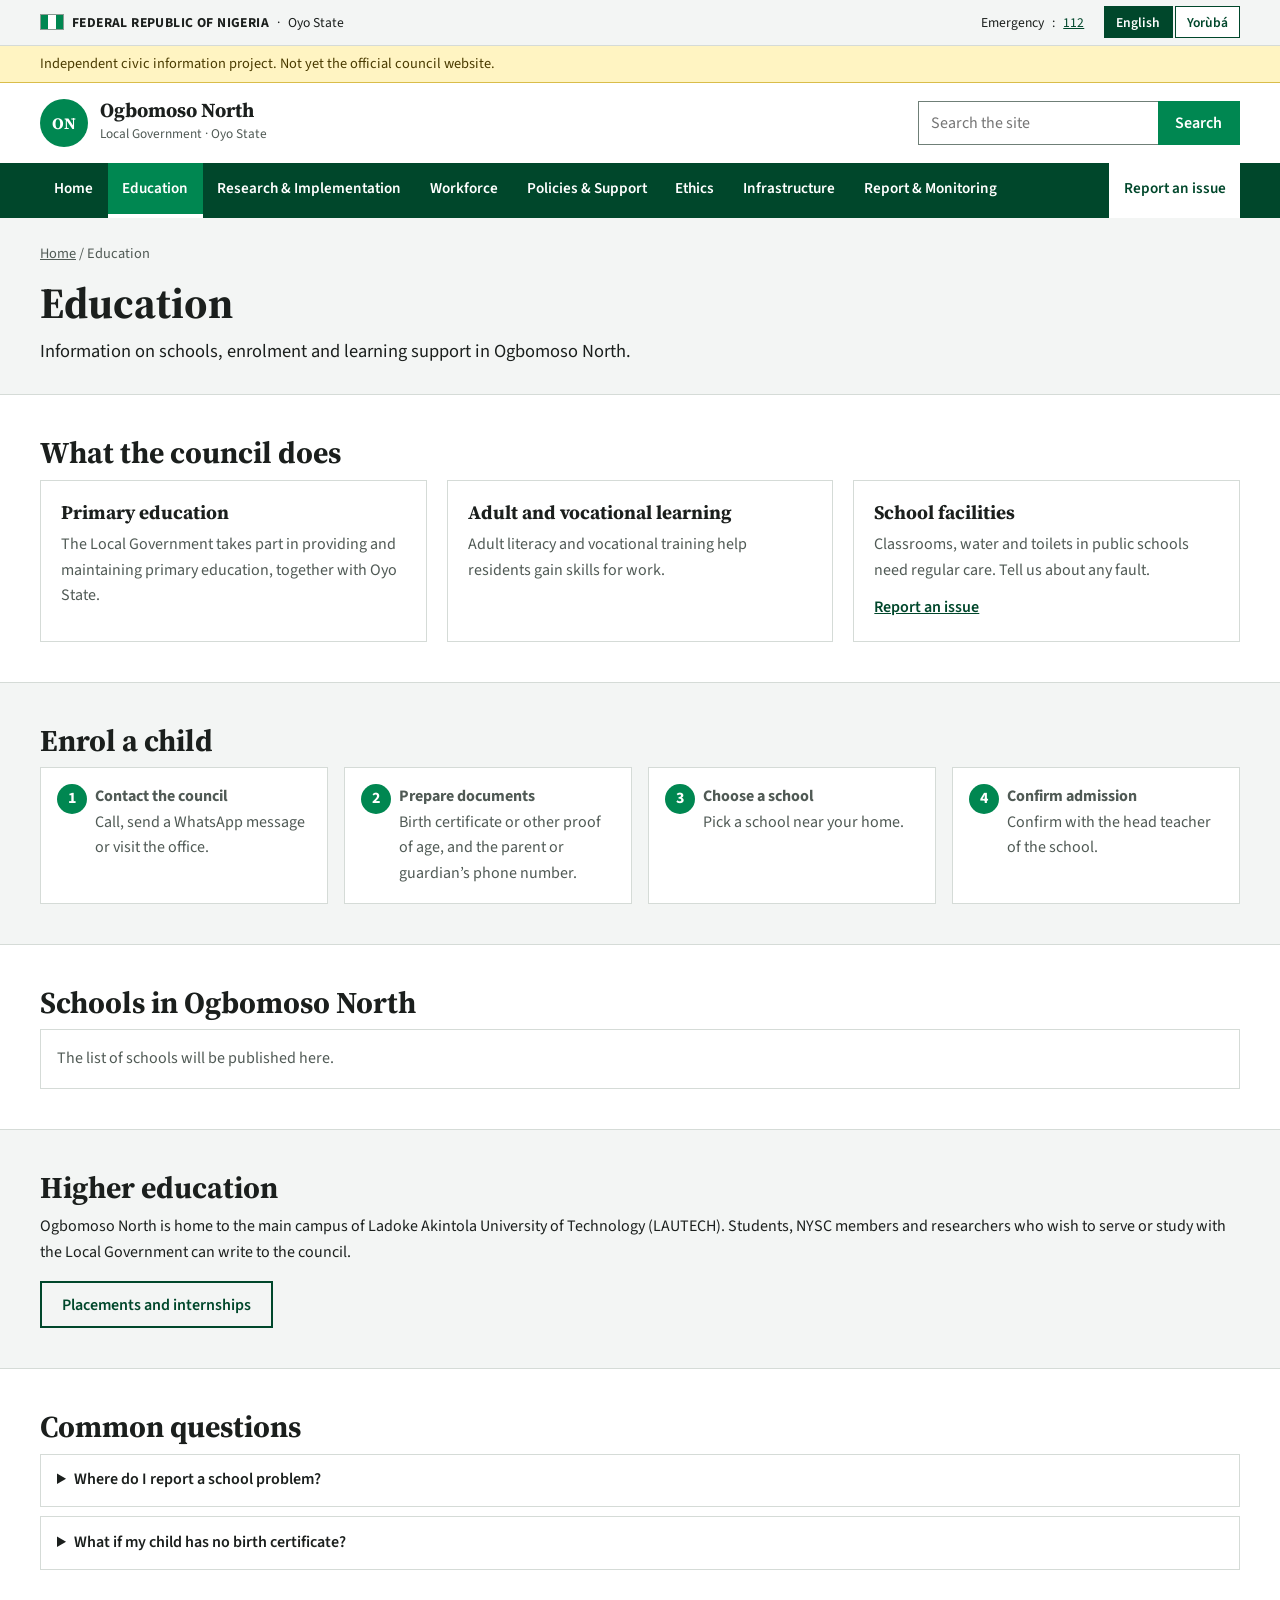
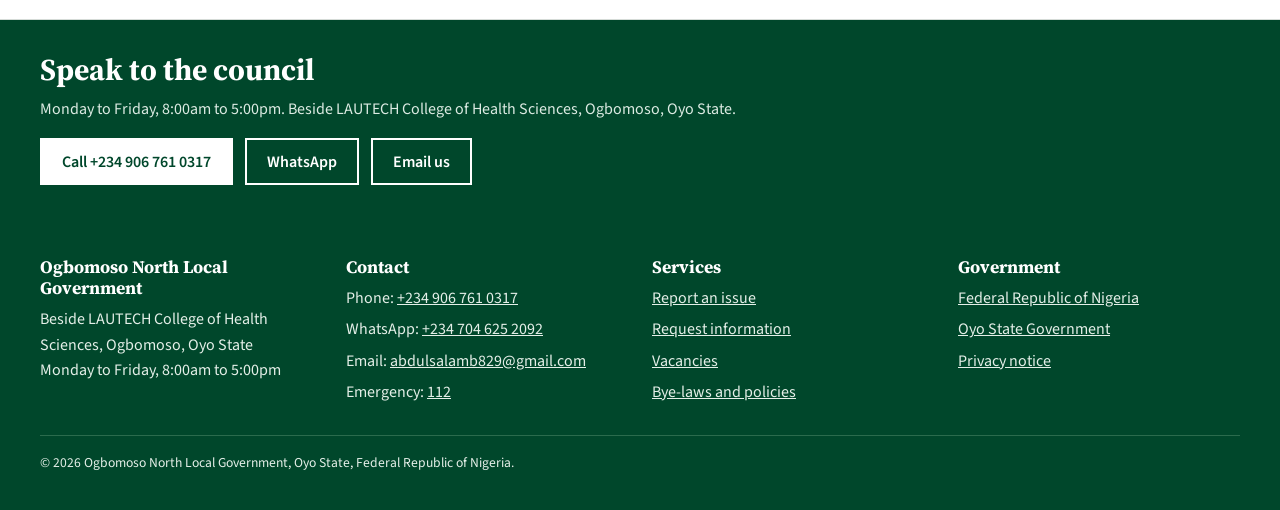
<file: education.html>
<!DOCTYPE html>
<html lang="en">
<head>
  <meta charset="utf-8">
  <meta name="viewport" content="width=device-width, initial-scale=1">
  <title>Education | Ogbomoso North Local Government</title>
  <meta name="description" content="Schools, enrolment and learning support in Ogbomoso North.">
  <meta name="theme-color" content="#00472b">
  <link rel="icon" href="assets/img/favicon.svg" type="image/svg+xml">
  <link rel="preconnect" href="https://fonts.googleapis.com">
  <link rel="preconnect" href="https://fonts.gstatic.com" crossorigin>
  <link rel="stylesheet" href="https://fonts.googleapis.com/css2?family=Source+Sans+3:wght@400;600;700&amp;family=Source+Serif+4:wght@600;700&amp;display=swap">
  <link rel="stylesheet" href="assets/css/styles.css">
  <script src="assets/js/lang.js"></script>
</head>
<body>
<a class="skip" href="#main"><span data-l="en">Skip to content</span><span data-l="yo">Lọ sí àkóónú</span></a>
<!-- Government bar: country, emergency line, language toggle -->
<div class="gov-bar"><div class="wrap">
  <p><span class="flag" aria-hidden="true"></span><strong><span data-l="en">Federal Republic of Nigeria</span><span data-l="yo">Orílẹ̀-èdè Olómìnira Àpapọ̀ Nàìjíríà</span></strong> &middot; <span data-l="en">Oyo State</span><span data-l="yo">Ìpínlẹ̀ Ọ̀yọ́</span></p>
  <p><span data-l="en">Emergency</span><span data-l="yo">Pàjáwìrì</span>: <a href="tel:112">112</a>
  <span class="lang" role="group" aria-label="Language"><button type="button" data-setlang="en" lang="en">English</button><button type="button" data-setlang="yo" lang="yo">Yorùbá</button></span></p>
</div></div>
<!-- Ownership notice: shown while site.independent is true in data.js -->
<div class="notice" data-notice hidden><div class="wrap"><span data-l="en">Independent civic information project. Not yet the official council website.</span><span data-l="yo">Iṣẹ́ àkànṣe ìròyìn aráàlú tó dá dúró. Kì í ṣe ojú-òpó ìjọba ìbílẹ̀ gan-an síbẹ̀.</span></div></div>
<header class="site-header">
  <div class="wrap header-row">
    <a class="brand" href="index.html"><span class="brand-mark" aria-hidden="true">ON</span>
      <span class="brand-text"><strong><span data-l="en">Ogbomoso North</span><span data-l="yo">Ògbómọ̀ṣọ́ Àríwá</span></strong><small><span data-l="en">Local Government</span><span data-l="yo">Ìjọba Ìbílẹ̀</span> &middot; <span data-l="en">Oyo State</span><span data-l="yo">Ìpínlẹ̀ Ọ̀yọ́</span></small></span></a>
    <form class="search" role="search" data-search>
      <label class="sr-only" for="site-search"><span data-l="en">Search the site</span><span data-l="yo">Wá nínú ojú-òpó yìí</span></label>
      <input id="site-search" type="search" placeholder="Search the site" data-ph-yo="Wá nínú ojú-òpó yìí" autocomplete="off">
      <button type="submit"><span data-l="en">Search</span><span data-l="yo">Wá</span></button><ul class="results" hidden></ul>
    </form>
    <button class="nav-toggle" type="button" aria-expanded="false" aria-controls="menu"><span data-l="en">Menu</span><span data-l="yo">Àtòjọ</span></button>
  </div>
  <nav id="menu" class="main-nav" aria-label="Main"><div class="wrap"><ul><li><a href="index.html"><span data-l="en">Home</span><span data-l="yo">Ilé</span></a></li><li><a href="education.html" aria-current="page"><span data-l="en">Education</span><span data-l="yo">Ẹ̀kọ́</span></a></li><li><a href="research.html"><span data-l="en">Research &amp; Implementation</span><span data-l="yo">Ìwádìí àti Ìmúṣẹ</span></a></li><li><a href="workforce.html"><span data-l="en">Workforce</span><span data-l="yo">Òṣìṣẹ́</span></a></li><li><a href="policies.html"><span data-l="en">Policies &amp; Support</span><span data-l="yo">Ìlànà àti Ìrànwọ́</span></a></li><li><a href="ethics.html"><span data-l="en">Ethics</span><span data-l="yo">Ìwà Ọmọlúàbí</span></a></li><li><a href="infrastructure.html"><span data-l="en">Infrastructure</span><span data-l="yo">Àwọn Ohun Amáyédẹrùn</span></a></li><li><a href="reports.html"><span data-l="en">Report &amp; Monitoring</span><span data-l="yo">Ìfisùn àti Àbójútó</span></a></li><li class="cta"><a href="reports.html"><span data-l="en">Report an issue</span><span data-l="yo">Ròyìn ìṣòro</span></a></li></ul></div></nav>
</header>
<main id="main">
<section class="page-head"><div class="wrap"><nav class="crumbs" aria-label="Breadcrumb"><a href="index.html"><span data-l="en">Home</span><span data-l="yo">Ilé</span></a> / <span data-l="en">Education</span><span data-l="yo">Ẹ̀kọ́</span></nav><h1><span data-l="en">Education</span><span data-l="yo">Ẹ̀kọ́</span></h1><p class="lead"><span data-l="en">Information on schools, enrolment and learning support in Ogbomoso North.</span><span data-l="yo">Ìròyìn nípa ilé-ìwé, ìforúkọsílẹ̀ àti ìrànwọ́ ẹ̀kọ́ ní Ògbómọ̀ṣọ́ Àríwá.</span></p></div></section><section class="block "><div class="wrap"><h2><span data-l="en">What the council does</span><span data-l="yo">Ohun tí ìjọba ìbílẹ̀ ń ṣe</span></h2><div class="grid"><article class="card"><h3><span data-l="en">Primary education</span><span data-l="yo">Ẹ̀kọ́ alákọ̀ọ́bẹ̀rẹ̀</span></h3><p>The Local Government takes part in providing and maintaining primary education, together with Oyo State.</p></article><article class="card"><h3><span data-l="en">Adult and vocational learning</span><span data-l="yo">Ẹ̀kọ́ àgbàlagbà àti iṣẹ́ ọwọ́</span></h3><p>Adult literacy and vocational training help residents gain skills for work.</p></article><article class="card"><h3><span data-l="en">School facilities</span><span data-l="yo">Ohun èlò ilé-ìwé</span></h3><p>Classrooms, water and toilets in public schools need regular care. Tell us about any fault.</p><a class="more" href="reports.html"><span data-l="en">Report an issue</span><span data-l="yo">Ròyìn ìṣòro</span></a></article></div></div></section><section class="block alt"><div class="wrap"><h2><span data-l="en">Enrol a child</span><span data-l="yo">Forúkọ ọmọ sílẹ̀</span></h2><ol class="steps"><li><strong><span data-l="en">Contact the council</span><span data-l="yo">Kàn sí ìjọba ìbílẹ̀</span></strong><span>Call, send a WhatsApp message or visit the office.</span></li><li><strong><span data-l="en">Prepare documents</span><span data-l="yo">Múra ìwé sílẹ̀</span></strong><span>Birth certificate or other proof of age, and the parent or guardian’s phone number.</span></li><li><strong><span data-l="en">Choose a school</span><span data-l="yo">Yan ilé-ìwé</span></strong><span>Pick a school near your home.</span></li><li><strong><span data-l="en">Confirm admission</span><span data-l="yo">Jẹ́rìí ìgbàwọlé</span></strong><span>Confirm with the head teacher of the school.</span></li></ol></div></section><section class="block "><div class="wrap"><h2><span data-l="en">Schools in Ogbomoso North</span><span data-l="yo">Àwọn ilé-ìwé ní Ògbómọ̀ṣọ́ Àríwá</span></h2><div class="table-wrap" data-table="schools" data-cols="School:name|Ward:ward|Level:level|Ownership:ownership" data-empty="The list of schools will be published here."><noscript><p class="empty">Please enable JavaScript to view this list.</p></noscript></div></div></section><section class="block alt"><div class="wrap"><h2><span data-l="en">Higher education</span><span data-l="yo">Ẹ̀kọ́ gíga</span></h2><p>Ogbomoso North is home to the main campus of Ladoke Akintola University of Technology (LAUTECH). Students, NYSC members and researchers who wish to serve or study with the Local Government can write to the council.</p><a class="btn outline" href="workforce.html#placements"><span data-l="en">Placements and internships</span><span data-l="yo">Ìgbaniṣíṣẹ́ àti ìkọ́ṣẹ́</span></a></div></section><section class="block "><div class="wrap"><h2><span data-l="en">Common questions</span><span data-l="yo">Àwọn ìbéèrè tó wọ́pọ̀</span></h2><details><summary>Where do I report a school problem?</summary><p>Call or message the council and give the name of the school and the ward.</p></details><details><summary>What if my child has no birth certificate?</summary><p>The Local Government registers births. Contact the council to ask how to register or obtain a certificate.</p></details></div></section><section class="contact-band"><div class="wrap"><h2><span data-l="en">Speak to the council</span><span data-l="yo">Bá ìjọba ìbílẹ̀ sọ̀rọ̀</span></h2><p><span data-l="en">Monday to Friday, 8:00am to 5:00pm</span><span data-l="yo">Ọjọ́ Ajé sí Ọjọ́ Ẹtì, 8:00 àárọ̀ sí 5:00 ìrọ̀lẹ́</span>. <span data-l="en">Beside LAUTECH College of Health Sciences, Ogbomoso, Oyo State</span><span data-l="yo">Ẹ̀gbẹ́ LAUTECH College of Health Sciences, Ògbómọ̀ṣọ́, Ìpínlẹ̀ Ọ̀yọ́</span>.</p>
<div class="actions"><a class="btn" href="tel:+2349067610317"><span data-l="en">Call</span><span data-l="yo">Pè</span> +234 906 761 0317</a><a class="btn outline" href="https://wa.me/2347046252092">WhatsApp</a><a class="btn outline" href="mailto:abdulsalamb829@gmail.com"><span data-l="en">Email us</span><span data-l="yo">Fi ímeèlì ránṣẹ́</span></a></div></div></section>
</main>
<footer class="site-footer"><div class="wrap"><div class="footer-grid">
  <section><h2><span data-l="en">Ogbomoso North Local Government</span><span data-l="yo">Ìjọba Ìbílẹ̀ Ògbómọ̀ṣọ́ Àríwá</span></h2><p><span data-l="en">Beside LAUTECH College of Health Sciences, Ogbomoso, Oyo State</span><span data-l="yo">Ẹ̀gbẹ́ LAUTECH College of Health Sciences, Ògbómọ̀ṣọ́, Ìpínlẹ̀ Ọ̀yọ́</span><br><span data-l="en">Monday to Friday, 8:00am to 5:00pm</span><span data-l="yo">Ọjọ́ Ajé sí Ọjọ́ Ẹtì, 8:00 àárọ̀ sí 5:00 ìrọ̀lẹ́</span></p></section>
  <section><h2><span data-l="en">Contact</span><span data-l="yo">Kàn sí wa</span></h2><ul>
    <li><span data-l="en">Phone</span><span data-l="yo">Fóònù</span>: <a href="tel:+2349067610317">+234 906 761 0317</a></li><li>WhatsApp: <a href="https://wa.me/2347046252092">+234 704 625 2092</a></li>
    <li><span data-l="en">Email</span><span data-l="yo">Ímeèlì</span>: <a href="mailto:abdulsalamb829@gmail.com">abdulsalamb829@gmail.com</a></li><li><span data-l="en">Emergency</span><span data-l="yo">Pàjáwìrì</span>: <a href="tel:112">112</a></li></ul></section>
  <section><h2><span data-l="en">Services</span><span data-l="yo">Àwọn iṣẹ́</span></h2><ul>
    <li><a href="reports.html"><span data-l="en">Report an issue</span><span data-l="yo">Ròyìn ìṣòro</span></a></li><li><a href="ethics.html#information"><span data-l="en">Request information</span><span data-l="yo">Béèrè fún ìròyìn</span></a></li>
    <li><a href="workforce.html#vacancies"><span data-l="en">Vacancies</span><span data-l="yo">Àwọn iṣẹ́ tó ṣí sílẹ̀</span></a></li><li><a href="policies.html"><span data-l="en">Bye-laws and policies</span><span data-l="yo">Òfin ìbílẹ̀ àti ìlànà</span></a></li></ul></section>
  <section><h2><span data-l="en">Government</span><span data-l="yo">Ìjọba</span></h2><ul>
    <li><a href="https://nigeria.gov.ng" target="_blank" rel="noopener"><span data-l="en">Federal Republic of Nigeria</span><span data-l="yo">Orílẹ̀-èdè Olómìnira Àpapọ̀ Nàìjíríà</span></a></li>
    <li><a href="https://oyostate.gov.ng" target="_blank" rel="noopener"><span data-l="en">Oyo State Government</span><span data-l="yo">Ìjọba Ìpínlẹ̀ Ọ̀yọ́</span></a></li>
    <li><a href="privacy.html"><span data-l="en">Privacy notice</span><span data-l="yo">Ìkéde àṣírí</span></a></li></ul></section>
</div><p class="legal">&copy; <span data-year>2026</span> Ogbomoso North Local Government, Oyo State, Federal Republic of Nigeria.</p></div></footer>
<script src="assets/js/data.js" defer></script>
<script src="assets/js/main.js" defer></script>
</body>
</html>
</file>
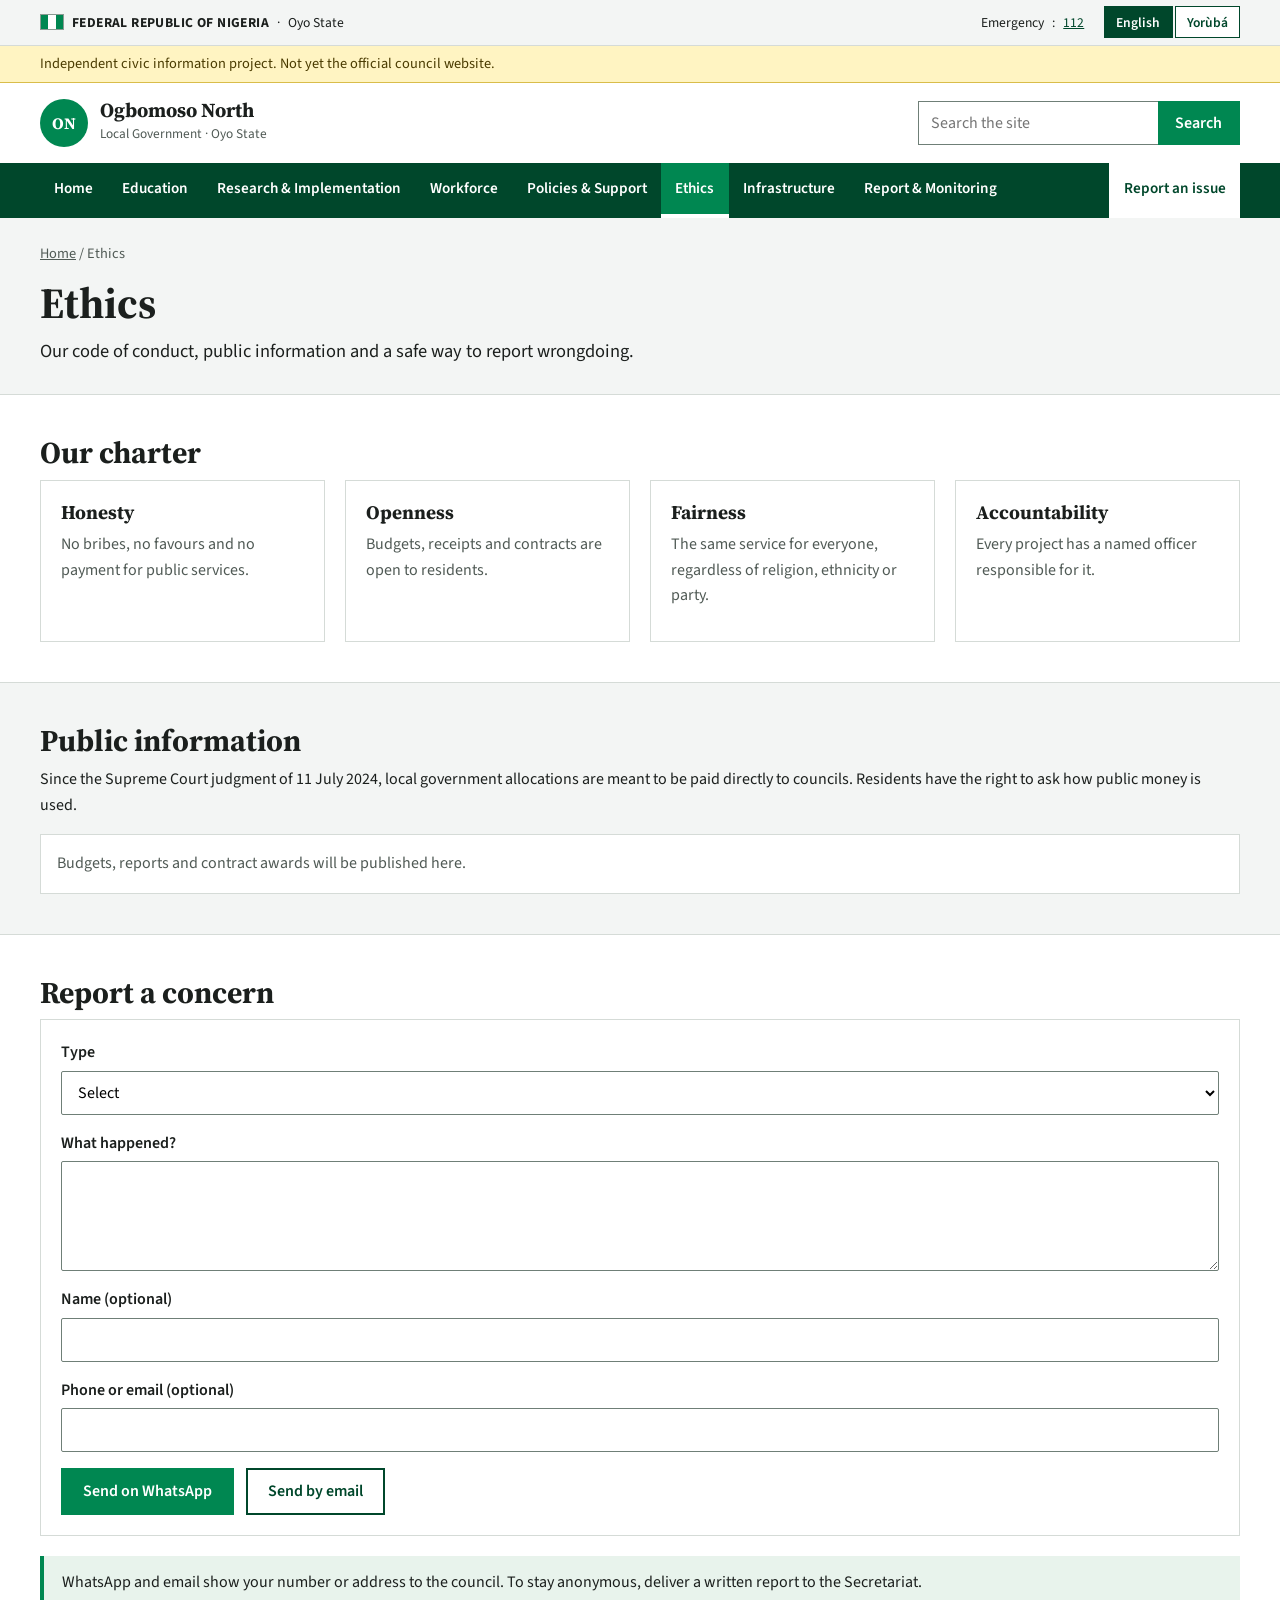
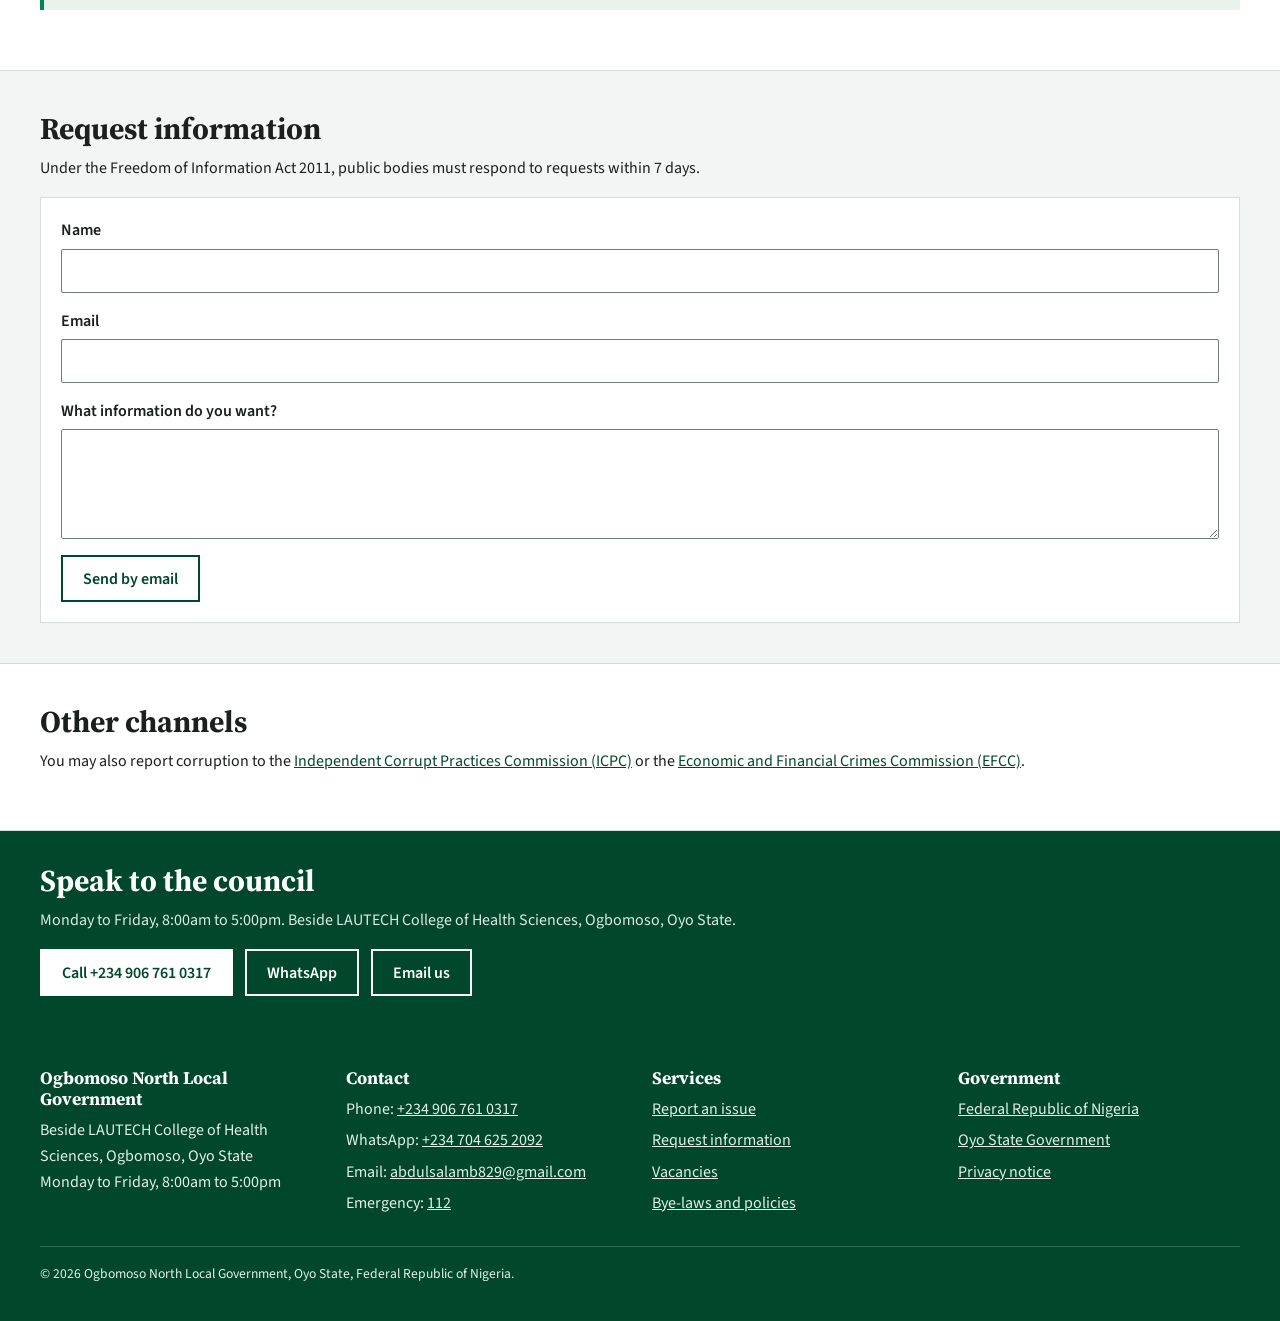
<file: ethics.html>
<!DOCTYPE html>
<html lang="en">
<head>
  <meta charset="utf-8">
  <meta name="viewport" content="width=device-width, initial-scale=1">
  <title>Ethics | Ogbomoso North Local Government</title>
  <meta name="description" content="Integrity, public information and safe reporting.">
  <meta name="theme-color" content="#00472b">
  <link rel="icon" href="assets/img/favicon.svg" type="image/svg+xml">
  <link rel="preconnect" href="https://fonts.googleapis.com">
  <link rel="preconnect" href="https://fonts.gstatic.com" crossorigin>
  <link rel="stylesheet" href="https://fonts.googleapis.com/css2?family=Source+Sans+3:wght@400;600;700&amp;family=Source+Serif+4:wght@600;700&amp;display=swap">
  <link rel="stylesheet" href="assets/css/styles.css">
  <script src="assets/js/lang.js"></script>
</head>
<body>
<a class="skip" href="#main"><span data-l="en">Skip to content</span><span data-l="yo">Lọ sí àkóónú</span></a>
<!-- Government bar: country, emergency line, language toggle -->
<div class="gov-bar"><div class="wrap">
  <p><span class="flag" aria-hidden="true"></span><strong><span data-l="en">Federal Republic of Nigeria</span><span data-l="yo">Orílẹ̀-èdè Olómìnira Àpapọ̀ Nàìjíríà</span></strong> &middot; <span data-l="en">Oyo State</span><span data-l="yo">Ìpínlẹ̀ Ọ̀yọ́</span></p>
  <p><span data-l="en">Emergency</span><span data-l="yo">Pàjáwìrì</span>: <a href="tel:112">112</a>
  <span class="lang" role="group" aria-label="Language"><button type="button" data-setlang="en" lang="en">English</button><button type="button" data-setlang="yo" lang="yo">Yorùbá</button></span></p>
</div></div>
<!-- Ownership notice: shown while site.independent is true in data.js -->
<div class="notice" data-notice hidden><div class="wrap"><span data-l="en">Independent civic information project. Not yet the official council website.</span><span data-l="yo">Iṣẹ́ àkànṣe ìròyìn aráàlú tó dá dúró. Kì í ṣe ojú-òpó ìjọba ìbílẹ̀ gan-an síbẹ̀.</span></div></div>
<header class="site-header">
  <div class="wrap header-row">
    <a class="brand" href="index.html"><span class="brand-mark" aria-hidden="true">ON</span>
      <span class="brand-text"><strong><span data-l="en">Ogbomoso North</span><span data-l="yo">Ògbómọ̀ṣọ́ Àríwá</span></strong><small><span data-l="en">Local Government</span><span data-l="yo">Ìjọba Ìbílẹ̀</span> &middot; <span data-l="en">Oyo State</span><span data-l="yo">Ìpínlẹ̀ Ọ̀yọ́</span></small></span></a>
    <form class="search" role="search" data-search>
      <label class="sr-only" for="site-search"><span data-l="en">Search the site</span><span data-l="yo">Wá nínú ojú-òpó yìí</span></label>
      <input id="site-search" type="search" placeholder="Search the site" data-ph-yo="Wá nínú ojú-òpó yìí" autocomplete="off">
      <button type="submit"><span data-l="en">Search</span><span data-l="yo">Wá</span></button><ul class="results" hidden></ul>
    </form>
    <button class="nav-toggle" type="button" aria-expanded="false" aria-controls="menu"><span data-l="en">Menu</span><span data-l="yo">Àtòjọ</span></button>
  </div>
  <nav id="menu" class="main-nav" aria-label="Main"><div class="wrap"><ul><li><a href="index.html"><span data-l="en">Home</span><span data-l="yo">Ilé</span></a></li><li><a href="education.html"><span data-l="en">Education</span><span data-l="yo">Ẹ̀kọ́</span></a></li><li><a href="research.html"><span data-l="en">Research &amp; Implementation</span><span data-l="yo">Ìwádìí àti Ìmúṣẹ</span></a></li><li><a href="workforce.html"><span data-l="en">Workforce</span><span data-l="yo">Òṣìṣẹ́</span></a></li><li><a href="policies.html"><span data-l="en">Policies &amp; Support</span><span data-l="yo">Ìlànà àti Ìrànwọ́</span></a></li><li><a href="ethics.html" aria-current="page"><span data-l="en">Ethics</span><span data-l="yo">Ìwà Ọmọlúàbí</span></a></li><li><a href="infrastructure.html"><span data-l="en">Infrastructure</span><span data-l="yo">Àwọn Ohun Amáyédẹrùn</span></a></li><li><a href="reports.html"><span data-l="en">Report &amp; Monitoring</span><span data-l="yo">Ìfisùn àti Àbójútó</span></a></li><li class="cta"><a href="reports.html"><span data-l="en">Report an issue</span><span data-l="yo">Ròyìn ìṣòro</span></a></li></ul></div></nav>
</header>
<main id="main">
<section class="page-head"><div class="wrap"><nav class="crumbs" aria-label="Breadcrumb"><a href="index.html"><span data-l="en">Home</span><span data-l="yo">Ilé</span></a> / <span data-l="en">Ethics</span><span data-l="yo">Ìwà Ọmọlúàbí</span></nav><h1><span data-l="en">Ethics</span><span data-l="yo">Ìwà Ọmọlúàbí</span></h1><p class="lead"><span data-l="en">Our code of conduct, public information and a safe way to report wrongdoing.</span><span data-l="yo">Ìlànà ìwà wa, ìròyìn gbogbo ènìyàn àti ọ̀nà ààbò láti ròyìn ìwà àìtọ́.</span></p></div></section><section class="block "><div class="wrap"><h2><span data-l="en">Our charter</span><span data-l="yo">Àdéhùn wa</span></h2><div class="grid"><article class="card"><h3><span data-l="en">Honesty</span><span data-l="yo">Òtítọ́</span></h3><p>No bribes, no favours and no payment for public services.</p></article><article class="card"><h3><span data-l="en">Openness</span><span data-l="yo">Ìfọ̀rọ̀hàn</span></h3><p>Budgets, receipts and contracts are open to residents.</p></article><article class="card"><h3><span data-l="en">Fairness</span><span data-l="yo">Òdodo</span></h3><p>The same service for everyone, regardless of religion, ethnicity or party.</p></article><article class="card"><h3><span data-l="en">Accountability</span><span data-l="yo">Ìdáhùn fún iṣẹ́</span></h3><p>Every project has a named officer responsible for it.</p></article></div></div></section><section class="block alt" id="public"><div class="wrap"><h2><span data-l="en">Public information</span><span data-l="yo">Ìròyìn gbogbo ènìyàn</span></h2><p>Since the Supreme Court judgment of 11 July 2024, local government allocations are meant to be paid directly to councils. Residents have the right to ask how public money is used.</p><div class="table-wrap" data-table="documents" data-cols="Document:title|Period:period|File:link" data-empty="Budgets, reports and contract awards will be published here."><noscript><p class="empty">Please enable JavaScript to view this list.</p></noscript></div></div></section><section class="block "><div class="wrap"><h2><span data-l="en">Report a concern</span><span data-l="yo">Ròyìn ìdàníyàn</span></h2><form class="form" data-form="concern" data-subject="Ethics concern"><div class="field"><label for="ec-type"><span data-l="en">Type</span><span data-l="yo">Irú</span></label><select id="ec-type" name="Type" required><option value="" data-yo="Yàn">Select</option><option value="Bribery or extortion" data-yo="Ìbàjẹ́ tàbí ìlọ́nilọ́wọ́gbà">Bribery or extortion</option><option value="Contract or project problem" data-yo="Ìṣòro àdéhùn tàbí iṣẹ́ àkànṣe">Contract or project problem</option><option value="Absent or negligent staff" data-yo="Òṣìṣẹ́ tí kò sí níbẹ̀ tàbí aláìkọbi ara">Absent or negligent staff</option><option value="Other" data-yo="Òmíràn">Other</option></select></div><div class="field"><label for="ec-text"><span data-l="en">What happened?</span><span data-l="yo">Kí ló ṣẹlẹ̀?</span></label><textarea id="ec-text" name="What happened?" required></textarea></div><div class="field"><label for="ec-name"><span data-l="en">Name (optional)</span><span data-l="yo">Orúkọ (kò pọn dandan)</span></label><input id="ec-name" name="Name (optional)" type="text"></div><div class="field"><label for="ec-contact"><span data-l="en">Phone or email (optional)</span><span data-l="yo">Fóònù tàbí ímeèlì (kò pọn dandan)</span></label><input id="ec-contact" name="Phone or email (optional)" type="text"></div><div class="actions"><button class="btn" type="submit"><span data-l="en">Send on WhatsApp</span><span data-l="yo">Fi ránṣẹ́ lórí WhatsApp</span></button> <button class="btn outline" type="button" data-send-email><span data-l="en">Send by email</span><span data-l="yo">Fi ímeèlì ránṣẹ́</span></button></div></form><div class="note">WhatsApp and email show your number or address to the council. To stay anonymous, deliver a written report to the Secretariat.</div></div></section><section class="block alt" id="information"><div class="wrap"><h2><span data-l="en">Request information</span><span data-l="yo">Béèrè fún ìròyìn</span></h2><p>Under the Freedom of Information Act 2011, public bodies must respond to requests within 7 days.</p><form class="form" data-form="foi" data-subject="Freedom of Information request"><div class="field"><label for="foi-name"><span data-l="en">Name</span><span data-l="yo">Orúkọ</span></label><input id="foi-name" name="Name" type="text" required></div><div class="field"><label for="foi-email"><span data-l="en">Email</span><span data-l="yo">Ímeèlì</span></label><input id="foi-email" name="Email" type="email" required></div><div class="field"><label for="foi-text"><span data-l="en">What information do you want?</span><span data-l="yo">Ìròyìn wo ni o fẹ́?</span></label><textarea id="foi-text" name="What information do you want?" required></textarea></div><div class="actions"><button class="btn outline" type="button" data-send-email><span data-l="en">Send by email</span><span data-l="yo">Fi ímeèlì ránṣẹ́</span></button></div></form></div></section><section class="block "><div class="wrap"><h2><span data-l="en">Other channels</span><span data-l="yo">Àwọn ọ̀nà mìíràn</span></h2><p>You may also report corruption to the <a href="https://icpc.gov.ng" target="_blank" rel="noopener">Independent Corrupt Practices Commission (ICPC)</a> or the <a href="https://efcc.gov.ng" target="_blank" rel="noopener">Economic and Financial Crimes Commission (EFCC)</a>.</p></div></section><section class="contact-band"><div class="wrap"><h2><span data-l="en">Speak to the council</span><span data-l="yo">Bá ìjọba ìbílẹ̀ sọ̀rọ̀</span></h2><p><span data-l="en">Monday to Friday, 8:00am to 5:00pm</span><span data-l="yo">Ọjọ́ Ajé sí Ọjọ́ Ẹtì, 8:00 àárọ̀ sí 5:00 ìrọ̀lẹ́</span>. <span data-l="en">Beside LAUTECH College of Health Sciences, Ogbomoso, Oyo State</span><span data-l="yo">Ẹ̀gbẹ́ LAUTECH College of Health Sciences, Ògbómọ̀ṣọ́, Ìpínlẹ̀ Ọ̀yọ́</span>.</p>
<div class="actions"><a class="btn" href="tel:+2349067610317"><span data-l="en">Call</span><span data-l="yo">Pè</span> +234 906 761 0317</a><a class="btn outline" href="https://wa.me/2347046252092">WhatsApp</a><a class="btn outline" href="mailto:abdulsalamb829@gmail.com"><span data-l="en">Email us</span><span data-l="yo">Fi ímeèlì ránṣẹ́</span></a></div></div></section>
</main>
<footer class="site-footer"><div class="wrap"><div class="footer-grid">
  <section><h2><span data-l="en">Ogbomoso North Local Government</span><span data-l="yo">Ìjọba Ìbílẹ̀ Ògbómọ̀ṣọ́ Àríwá</span></h2><p><span data-l="en">Beside LAUTECH College of Health Sciences, Ogbomoso, Oyo State</span><span data-l="yo">Ẹ̀gbẹ́ LAUTECH College of Health Sciences, Ògbómọ̀ṣọ́, Ìpínlẹ̀ Ọ̀yọ́</span><br><span data-l="en">Monday to Friday, 8:00am to 5:00pm</span><span data-l="yo">Ọjọ́ Ajé sí Ọjọ́ Ẹtì, 8:00 àárọ̀ sí 5:00 ìrọ̀lẹ́</span></p></section>
  <section><h2><span data-l="en">Contact</span><span data-l="yo">Kàn sí wa</span></h2><ul>
    <li><span data-l="en">Phone</span><span data-l="yo">Fóònù</span>: <a href="tel:+2349067610317">+234 906 761 0317</a></li><li>WhatsApp: <a href="https://wa.me/2347046252092">+234 704 625 2092</a></li>
    <li><span data-l="en">Email</span><span data-l="yo">Ímeèlì</span>: <a href="mailto:abdulsalamb829@gmail.com">abdulsalamb829@gmail.com</a></li><li><span data-l="en">Emergency</span><span data-l="yo">Pàjáwìrì</span>: <a href="tel:112">112</a></li></ul></section>
  <section><h2><span data-l="en">Services</span><span data-l="yo">Àwọn iṣẹ́</span></h2><ul>
    <li><a href="reports.html"><span data-l="en">Report an issue</span><span data-l="yo">Ròyìn ìṣòro</span></a></li><li><a href="ethics.html#information"><span data-l="en">Request information</span><span data-l="yo">Béèrè fún ìròyìn</span></a></li>
    <li><a href="workforce.html#vacancies"><span data-l="en">Vacancies</span><span data-l="yo">Àwọn iṣẹ́ tó ṣí sílẹ̀</span></a></li><li><a href="policies.html"><span data-l="en">Bye-laws and policies</span><span data-l="yo">Òfin ìbílẹ̀ àti ìlànà</span></a></li></ul></section>
  <section><h2><span data-l="en">Government</span><span data-l="yo">Ìjọba</span></h2><ul>
    <li><a href="https://nigeria.gov.ng" target="_blank" rel="noopener"><span data-l="en">Federal Republic of Nigeria</span><span data-l="yo">Orílẹ̀-èdè Olómìnira Àpapọ̀ Nàìjíríà</span></a></li>
    <li><a href="https://oyostate.gov.ng" target="_blank" rel="noopener"><span data-l="en">Oyo State Government</span><span data-l="yo">Ìjọba Ìpínlẹ̀ Ọ̀yọ́</span></a></li>
    <li><a href="privacy.html"><span data-l="en">Privacy notice</span><span data-l="yo">Ìkéde àṣírí</span></a></li></ul></section>
</div><p class="legal">&copy; <span data-year>2026</span> Ogbomoso North Local Government, Oyo State, Federal Republic of Nigeria.</p></div></footer>
<script src="assets/js/data.js" defer></script>
<script src="assets/js/main.js" defer></script>
</body>
</html>
</file>
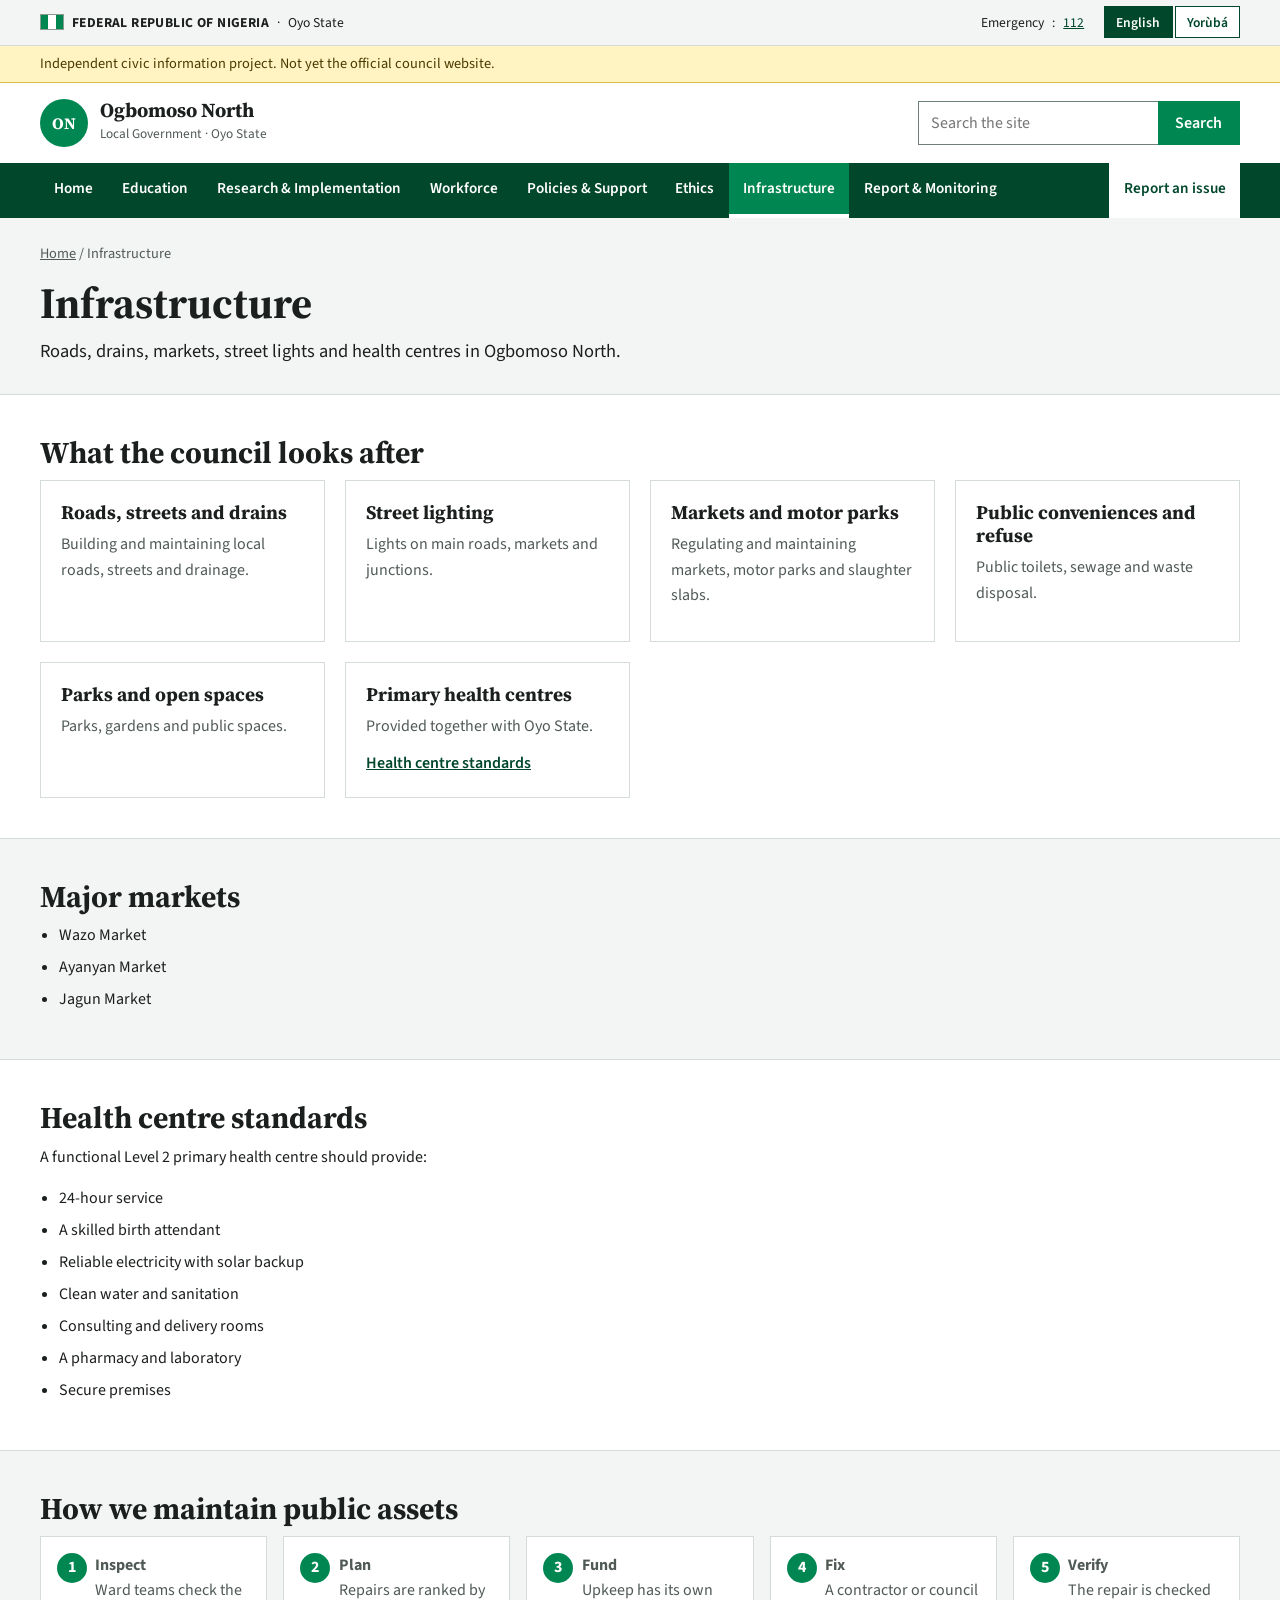
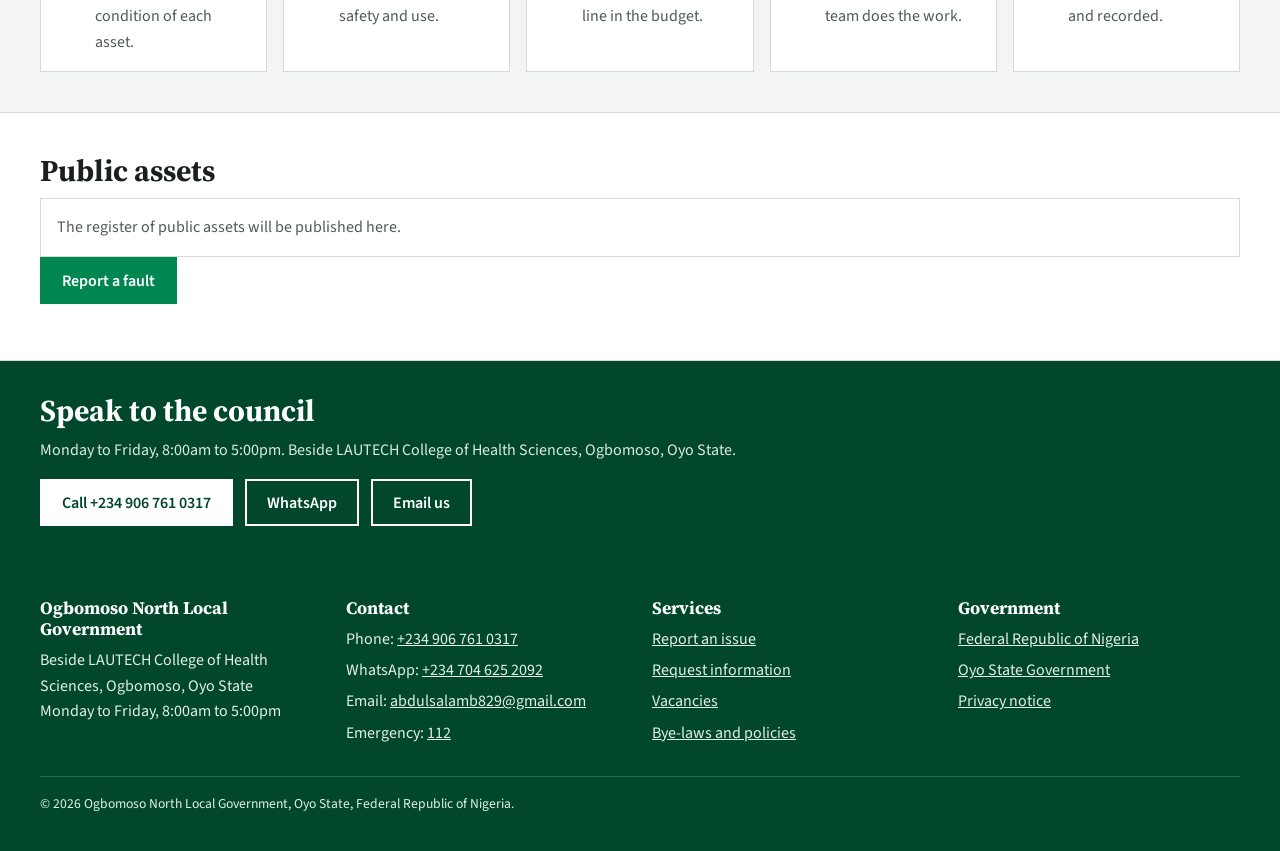
<file: infrastructure.html>
<!DOCTYPE html>
<html lang="en">
<head>
  <meta charset="utf-8">
  <meta name="viewport" content="width=device-width, initial-scale=1">
  <title>Infrastructure | Ogbomoso North Local Government</title>
  <meta name="description" content="Roads, drains, markets, street lights and health centres in Ogbomoso North.">
  <meta name="theme-color" content="#00472b">
  <link rel="icon" href="assets/img/favicon.svg" type="image/svg+xml">
  <link rel="preconnect" href="https://fonts.googleapis.com">
  <link rel="preconnect" href="https://fonts.gstatic.com" crossorigin>
  <link rel="stylesheet" href="https://fonts.googleapis.com/css2?family=Source+Sans+3:wght@400;600;700&amp;family=Source+Serif+4:wght@600;700&amp;display=swap">
  <link rel="stylesheet" href="assets/css/styles.css">
  <script src="assets/js/lang.js"></script>
</head>
<body>
<a class="skip" href="#main"><span data-l="en">Skip to content</span><span data-l="yo">Lọ sí àkóónú</span></a>
<!-- Government bar: country, emergency line, language toggle -->
<div class="gov-bar"><div class="wrap">
  <p><span class="flag" aria-hidden="true"></span><strong><span data-l="en">Federal Republic of Nigeria</span><span data-l="yo">Orílẹ̀-èdè Olómìnira Àpapọ̀ Nàìjíríà</span></strong> &middot; <span data-l="en">Oyo State</span><span data-l="yo">Ìpínlẹ̀ Ọ̀yọ́</span></p>
  <p><span data-l="en">Emergency</span><span data-l="yo">Pàjáwìrì</span>: <a href="tel:112">112</a>
  <span class="lang" role="group" aria-label="Language"><button type="button" data-setlang="en" lang="en">English</button><button type="button" data-setlang="yo" lang="yo">Yorùbá</button></span></p>
</div></div>
<!-- Ownership notice: shown while site.independent is true in data.js -->
<div class="notice" data-notice hidden><div class="wrap"><span data-l="en">Independent civic information project. Not yet the official council website.</span><span data-l="yo">Iṣẹ́ àkànṣe ìròyìn aráàlú tó dá dúró. Kì í ṣe ojú-òpó ìjọba ìbílẹ̀ gan-an síbẹ̀.</span></div></div>
<header class="site-header">
  <div class="wrap header-row">
    <a class="brand" href="index.html"><span class="brand-mark" aria-hidden="true">ON</span>
      <span class="brand-text"><strong><span data-l="en">Ogbomoso North</span><span data-l="yo">Ògbómọ̀ṣọ́ Àríwá</span></strong><small><span data-l="en">Local Government</span><span data-l="yo">Ìjọba Ìbílẹ̀</span> &middot; <span data-l="en">Oyo State</span><span data-l="yo">Ìpínlẹ̀ Ọ̀yọ́</span></small></span></a>
    <form class="search" role="search" data-search>
      <label class="sr-only" for="site-search"><span data-l="en">Search the site</span><span data-l="yo">Wá nínú ojú-òpó yìí</span></label>
      <input id="site-search" type="search" placeholder="Search the site" data-ph-yo="Wá nínú ojú-òpó yìí" autocomplete="off">
      <button type="submit"><span data-l="en">Search</span><span data-l="yo">Wá</span></button><ul class="results" hidden></ul>
    </form>
    <button class="nav-toggle" type="button" aria-expanded="false" aria-controls="menu"><span data-l="en">Menu</span><span data-l="yo">Àtòjọ</span></button>
  </div>
  <nav id="menu" class="main-nav" aria-label="Main"><div class="wrap"><ul><li><a href="index.html"><span data-l="en">Home</span><span data-l="yo">Ilé</span></a></li><li><a href="education.html"><span data-l="en">Education</span><span data-l="yo">Ẹ̀kọ́</span></a></li><li><a href="research.html"><span data-l="en">Research &amp; Implementation</span><span data-l="yo">Ìwádìí àti Ìmúṣẹ</span></a></li><li><a href="workforce.html"><span data-l="en">Workforce</span><span data-l="yo">Òṣìṣẹ́</span></a></li><li><a href="policies.html"><span data-l="en">Policies &amp; Support</span><span data-l="yo">Ìlànà àti Ìrànwọ́</span></a></li><li><a href="ethics.html"><span data-l="en">Ethics</span><span data-l="yo">Ìwà Ọmọlúàbí</span></a></li><li><a href="infrastructure.html" aria-current="page"><span data-l="en">Infrastructure</span><span data-l="yo">Àwọn Ohun Amáyédẹrùn</span></a></li><li><a href="reports.html"><span data-l="en">Report &amp; Monitoring</span><span data-l="yo">Ìfisùn àti Àbójútó</span></a></li><li class="cta"><a href="reports.html"><span data-l="en">Report an issue</span><span data-l="yo">Ròyìn ìṣòro</span></a></li></ul></div></nav>
</header>
<main id="main">
<section class="page-head"><div class="wrap"><nav class="crumbs" aria-label="Breadcrumb"><a href="index.html"><span data-l="en">Home</span><span data-l="yo">Ilé</span></a> / <span data-l="en">Infrastructure</span><span data-l="yo">Àwọn Ohun Amáyédẹrùn</span></nav><h1><span data-l="en">Infrastructure</span><span data-l="yo">Àwọn Ohun Amáyédẹrùn</span></h1><p class="lead"><span data-l="en">Roads, drains, markets, street lights and health centres in Ogbomoso North.</span><span data-l="yo">Ọ̀nà, kòtò omi, ọjà, iná ojú ọ̀nà àti ilé ìtọ́jú ìlera ní Ògbómọ̀ṣọ́ Àríwá.</span></p></div></section><section class="block "><div class="wrap"><h2><span data-l="en">What the council looks after</span><span data-l="yo">Ohun tí ìjọba ìbílẹ̀ ń bójú tó</span></h2><div class="grid"><article class="card"><h3><span data-l="en">Roads, streets and drains</span><span data-l="yo">Ọ̀nà, òpópónà àti kòtò omi</span></h3><p>Building and maintaining local roads, streets and drainage.</p></article><article class="card"><h3><span data-l="en">Street lighting</span><span data-l="yo">Iná ojú ọ̀nà</span></h3><p>Lights on main roads, markets and junctions.</p></article><article class="card"><h3><span data-l="en">Markets and motor parks</span><span data-l="yo">Ọjà àti ibùdókọ̀</span></h3><p>Regulating and maintaining markets, motor parks and slaughter slabs.</p></article><article class="card"><h3><span data-l="en">Public conveniences and refuse</span><span data-l="yo">Ilé ìgbọ̀sẹ̀ gbogbo ènìyàn àti ààtàn</span></h3><p>Public toilets, sewage and waste disposal.</p></article><article class="card"><h3><span data-l="en">Parks and open spaces</span><span data-l="yo">Ọgbà àti ibi gbangba</span></h3><p>Parks, gardens and public spaces.</p></article><article class="card"><h3><span data-l="en">Primary health centres</span><span data-l="yo">Ilé ìtọ́jú ìlera alákọ̀ọ́bẹ̀rẹ̀</span></h3><p>Provided together with Oyo State.</p><a class="more" href="#health"><span data-l="en">Health centre standards</span><span data-l="yo">Ìwọ̀n ilé ìtọ́jú ìlera</span></a></article></div></div></section><section class="block alt"><div class="wrap"><h2><span data-l="en">Major markets</span><span data-l="yo">Àwọn ọjà ńlá</span></h2><ul class="checks"><li>Wazo Market</li><li>Ayanyan Market</li><li>Jagun Market</li></ul></div></section><section class="block " id="health"><div class="wrap"><h2><span data-l="en">Health centre standards</span><span data-l="yo">Ìwọ̀n ilé ìtọ́jú ìlera</span></h2><p>A functional Level 2 primary health centre should provide:</p><ul class="checks"><li>24-hour service</li><li>A skilled birth attendant</li><li>Reliable electricity with solar backup</li><li>Clean water and sanitation</li><li>Consulting and delivery rooms</li><li>A pharmacy and laboratory</li><li>Secure premises</li></ul></div></section><section class="block alt"><div class="wrap"><h2><span data-l="en">How we maintain public assets</span><span data-l="yo">Bí a ṣe ń tọ́jú dúkìá gbogbo ènìyàn</span></h2><ol class="steps"><li><strong><span data-l="en">Inspect</span><span data-l="yo">Yẹ̀ wò</span></strong><span>Ward teams check the condition of each asset.</span></li><li><strong><span data-l="en">Plan</span><span data-l="yo">Gbèrò</span></strong><span>Repairs are ranked by safety and use.</span></li><li><strong><span data-l="en">Fund</span><span data-l="yo">Pèsè owó</span></strong><span>Upkeep has its own line in the budget.</span></li><li><strong><span data-l="en">Fix</span><span data-l="yo">Tún ṣe</span></strong><span>A contractor or council team does the work.</span></li><li><strong><span data-l="en">Verify</span><span data-l="yo">Ṣàyẹ̀wò</span></strong><span>The repair is checked and recorded.</span></li></ol></div></section><section class="block "><div class="wrap"><h2><span data-l="en">Public assets</span><span data-l="yo">Dúkìá gbogbo ènìyàn</span></h2><div class="table-wrap" data-table="assets" data-cols="Asset:name|Type:type|Ward:ward|Condition:condition" data-empty="The register of public assets will be published here."><noscript><p class="empty">Please enable JavaScript to view this list.</p></noscript></div><p><a class="btn" href="reports.html#report"><span data-l="en">Report a fault</span><span data-l="yo">Ròyìn àbùkù</span></a></p></div></section><section class="contact-band"><div class="wrap"><h2><span data-l="en">Speak to the council</span><span data-l="yo">Bá ìjọba ìbílẹ̀ sọ̀rọ̀</span></h2><p><span data-l="en">Monday to Friday, 8:00am to 5:00pm</span><span data-l="yo">Ọjọ́ Ajé sí Ọjọ́ Ẹtì, 8:00 àárọ̀ sí 5:00 ìrọ̀lẹ́</span>. <span data-l="en">Beside LAUTECH College of Health Sciences, Ogbomoso, Oyo State</span><span data-l="yo">Ẹ̀gbẹ́ LAUTECH College of Health Sciences, Ògbómọ̀ṣọ́, Ìpínlẹ̀ Ọ̀yọ́</span>.</p>
<div class="actions"><a class="btn" href="tel:+2349067610317"><span data-l="en">Call</span><span data-l="yo">Pè</span> +234 906 761 0317</a><a class="btn outline" href="https://wa.me/2347046252092">WhatsApp</a><a class="btn outline" href="mailto:abdulsalamb829@gmail.com"><span data-l="en">Email us</span><span data-l="yo">Fi ímeèlì ránṣẹ́</span></a></div></div></section>
</main>
<footer class="site-footer"><div class="wrap"><div class="footer-grid">
  <section><h2><span data-l="en">Ogbomoso North Local Government</span><span data-l="yo">Ìjọba Ìbílẹ̀ Ògbómọ̀ṣọ́ Àríwá</span></h2><p><span data-l="en">Beside LAUTECH College of Health Sciences, Ogbomoso, Oyo State</span><span data-l="yo">Ẹ̀gbẹ́ LAUTECH College of Health Sciences, Ògbómọ̀ṣọ́, Ìpínlẹ̀ Ọ̀yọ́</span><br><span data-l="en">Monday to Friday, 8:00am to 5:00pm</span><span data-l="yo">Ọjọ́ Ajé sí Ọjọ́ Ẹtì, 8:00 àárọ̀ sí 5:00 ìrọ̀lẹ́</span></p></section>
  <section><h2><span data-l="en">Contact</span><span data-l="yo">Kàn sí wa</span></h2><ul>
    <li><span data-l="en">Phone</span><span data-l="yo">Fóònù</span>: <a href="tel:+2349067610317">+234 906 761 0317</a></li><li>WhatsApp: <a href="https://wa.me/2347046252092">+234 704 625 2092</a></li>
    <li><span data-l="en">Email</span><span data-l="yo">Ímeèlì</span>: <a href="mailto:abdulsalamb829@gmail.com">abdulsalamb829@gmail.com</a></li><li><span data-l="en">Emergency</span><span data-l="yo">Pàjáwìrì</span>: <a href="tel:112">112</a></li></ul></section>
  <section><h2><span data-l="en">Services</span><span data-l="yo">Àwọn iṣẹ́</span></h2><ul>
    <li><a href="reports.html"><span data-l="en">Report an issue</span><span data-l="yo">Ròyìn ìṣòro</span></a></li><li><a href="ethics.html#information"><span data-l="en">Request information</span><span data-l="yo">Béèrè fún ìròyìn</span></a></li>
    <li><a href="workforce.html#vacancies"><span data-l="en">Vacancies</span><span data-l="yo">Àwọn iṣẹ́ tó ṣí sílẹ̀</span></a></li><li><a href="policies.html"><span data-l="en">Bye-laws and policies</span><span data-l="yo">Òfin ìbílẹ̀ àti ìlànà</span></a></li></ul></section>
  <section><h2><span data-l="en">Government</span><span data-l="yo">Ìjọba</span></h2><ul>
    <li><a href="https://nigeria.gov.ng" target="_blank" rel="noopener"><span data-l="en">Federal Republic of Nigeria</span><span data-l="yo">Orílẹ̀-èdè Olómìnira Àpapọ̀ Nàìjíríà</span></a></li>
    <li><a href="https://oyostate.gov.ng" target="_blank" rel="noopener"><span data-l="en">Oyo State Government</span><span data-l="yo">Ìjọba Ìpínlẹ̀ Ọ̀yọ́</span></a></li>
    <li><a href="privacy.html"><span data-l="en">Privacy notice</span><span data-l="yo">Ìkéde àṣírí</span></a></li></ul></section>
</div><p class="legal">&copy; <span data-year>2026</span> Ogbomoso North Local Government, Oyo State, Federal Republic of Nigeria.</p></div></footer>
<script src="assets/js/data.js" defer></script>
<script src="assets/js/main.js" defer></script>
</body>
</html>
</file>
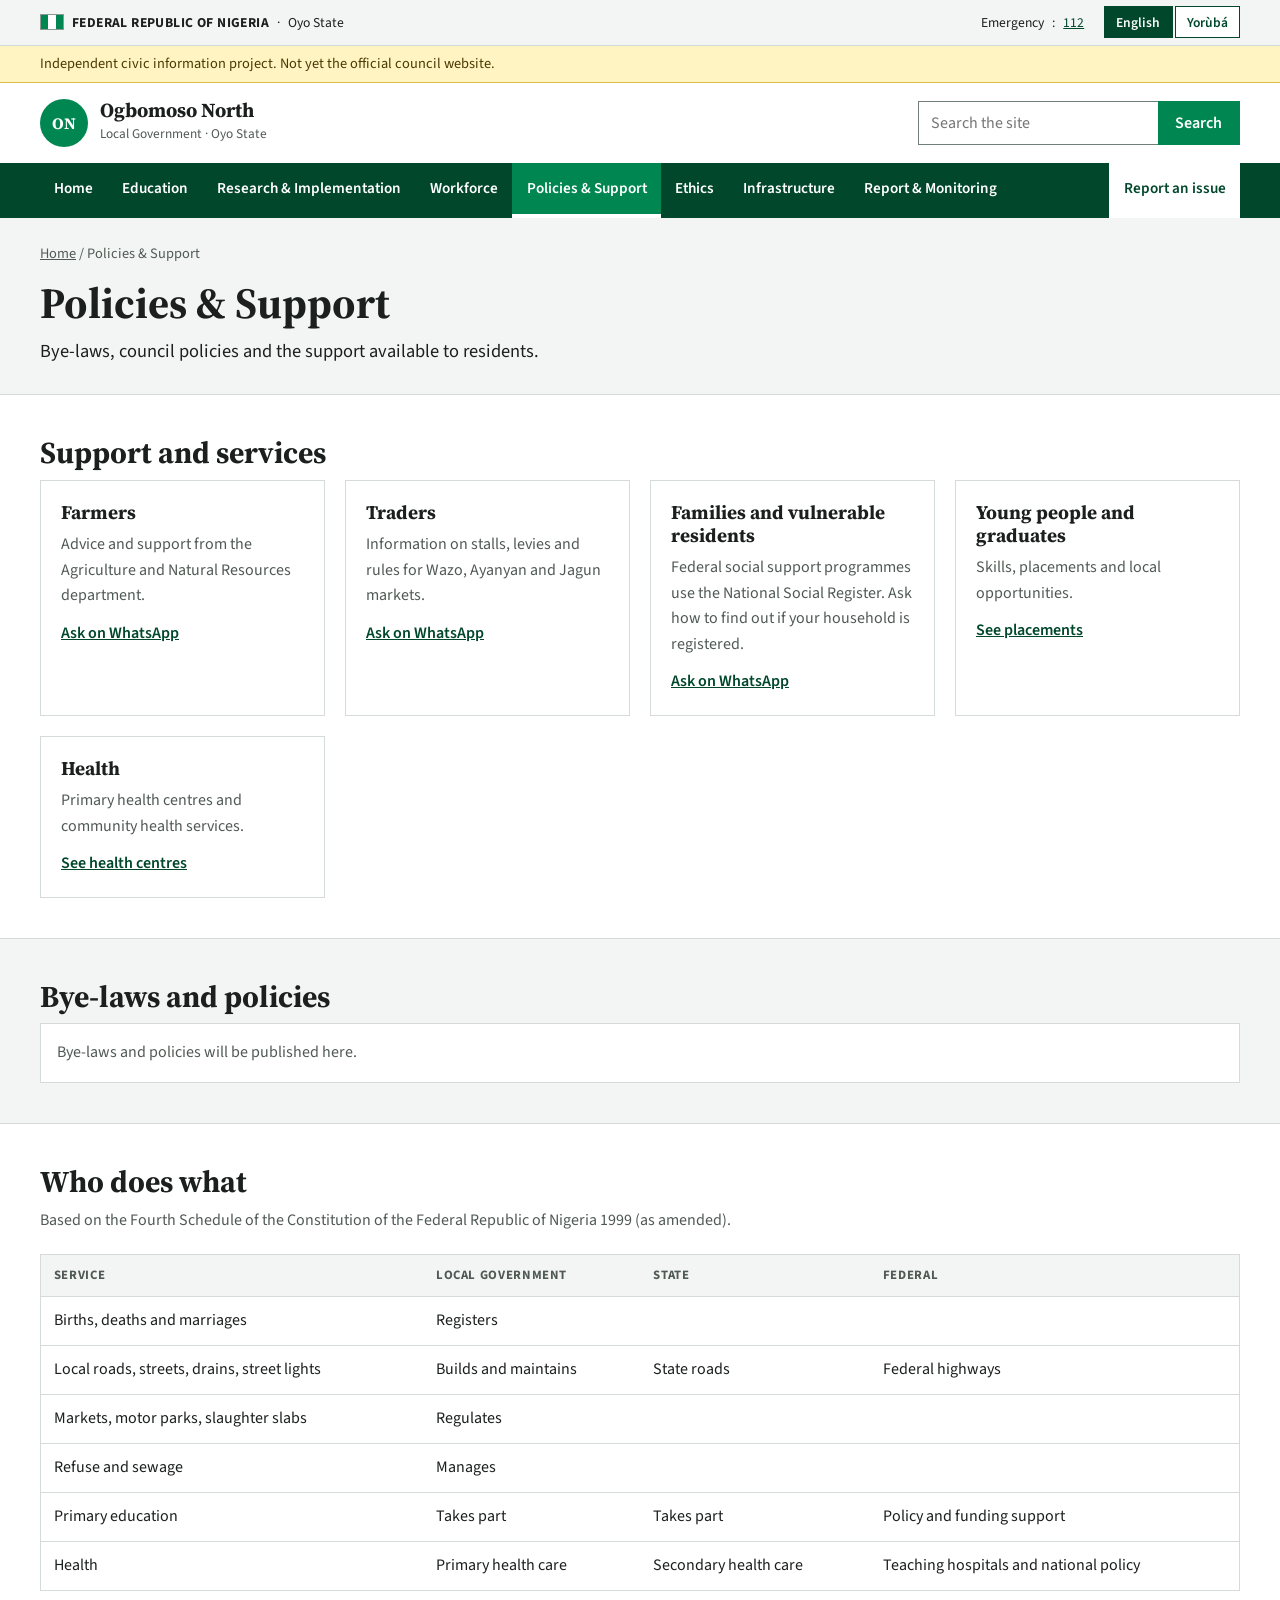
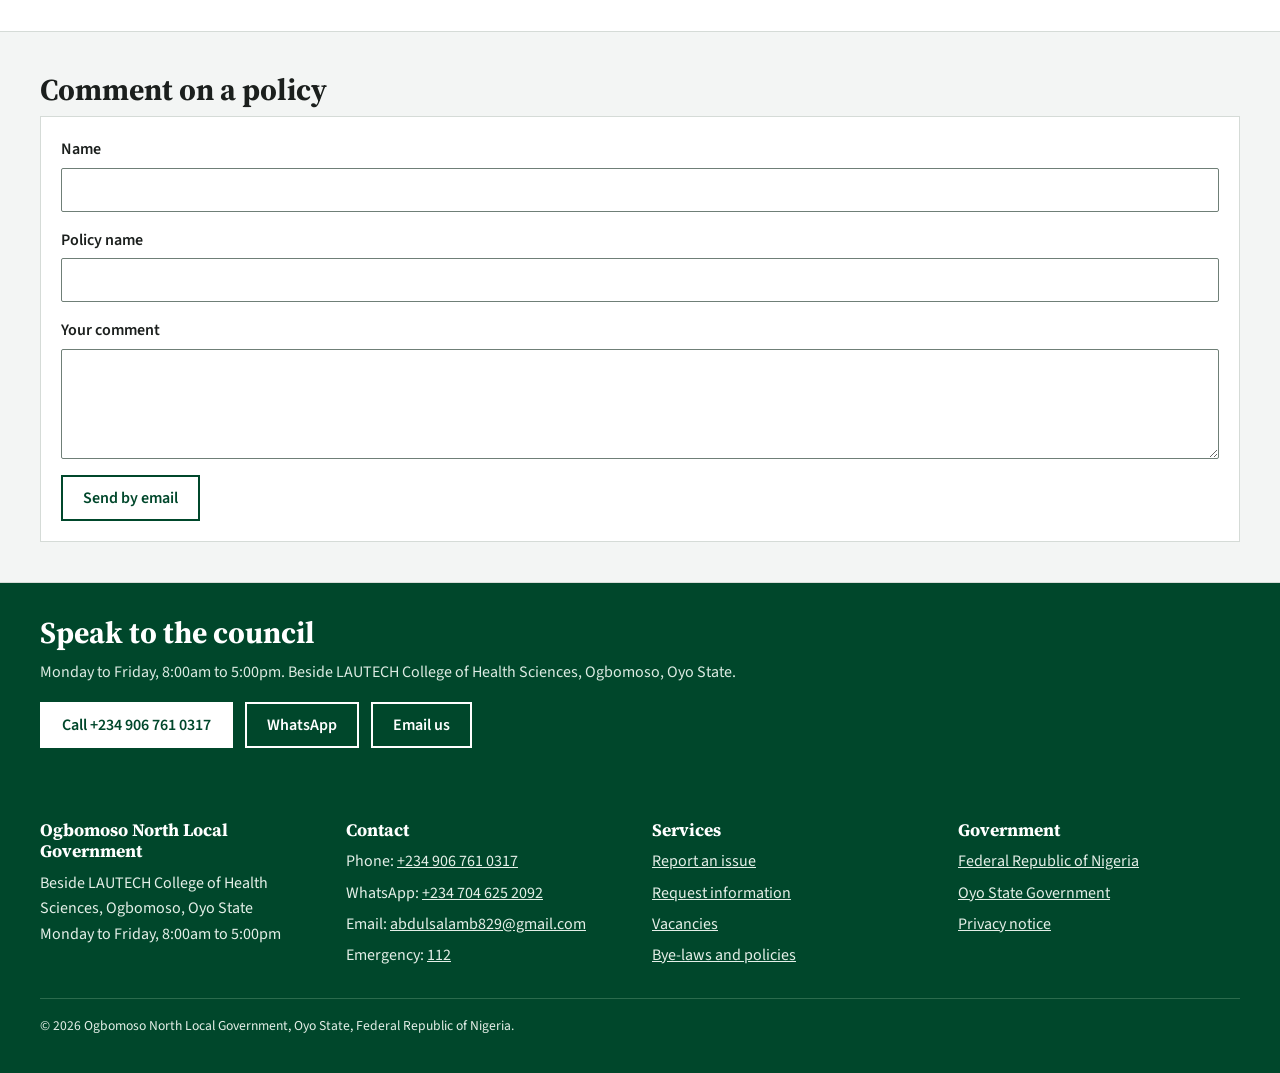
<file: policies.html>
<!DOCTYPE html>
<html lang="en">
<head>
  <meta charset="utf-8">
  <meta name="viewport" content="width=device-width, initial-scale=1">
  <title>Governmental Policies &amp; Support | Ogbomoso North Local Government</title>
  <meta name="description" content="Bye-laws, policies and support for residents of Ogbomoso North.">
  <meta name="theme-color" content="#00472b">
  <link rel="icon" href="assets/img/favicon.svg" type="image/svg+xml">
  <link rel="preconnect" href="https://fonts.googleapis.com">
  <link rel="preconnect" href="https://fonts.gstatic.com" crossorigin>
  <link rel="stylesheet" href="https://fonts.googleapis.com/css2?family=Source+Sans+3:wght@400;600;700&amp;family=Source+Serif+4:wght@600;700&amp;display=swap">
  <link rel="stylesheet" href="assets/css/styles.css">
  <script src="assets/js/lang.js"></script>
</head>
<body>
<a class="skip" href="#main"><span data-l="en">Skip to content</span><span data-l="yo">Lọ sí àkóónú</span></a>
<!-- Government bar: country, emergency line, language toggle -->
<div class="gov-bar"><div class="wrap">
  <p><span class="flag" aria-hidden="true"></span><strong><span data-l="en">Federal Republic of Nigeria</span><span data-l="yo">Orílẹ̀-èdè Olómìnira Àpapọ̀ Nàìjíríà</span></strong> &middot; <span data-l="en">Oyo State</span><span data-l="yo">Ìpínlẹ̀ Ọ̀yọ́</span></p>
  <p><span data-l="en">Emergency</span><span data-l="yo">Pàjáwìrì</span>: <a href="tel:112">112</a>
  <span class="lang" role="group" aria-label="Language"><button type="button" data-setlang="en" lang="en">English</button><button type="button" data-setlang="yo" lang="yo">Yorùbá</button></span></p>
</div></div>
<!-- Ownership notice: shown while site.independent is true in data.js -->
<div class="notice" data-notice hidden><div class="wrap"><span data-l="en">Independent civic information project. Not yet the official council website.</span><span data-l="yo">Iṣẹ́ àkànṣe ìròyìn aráàlú tó dá dúró. Kì í ṣe ojú-òpó ìjọba ìbílẹ̀ gan-an síbẹ̀.</span></div></div>
<header class="site-header">
  <div class="wrap header-row">
    <a class="brand" href="index.html"><span class="brand-mark" aria-hidden="true">ON</span>
      <span class="brand-text"><strong><span data-l="en">Ogbomoso North</span><span data-l="yo">Ògbómọ̀ṣọ́ Àríwá</span></strong><small><span data-l="en">Local Government</span><span data-l="yo">Ìjọba Ìbílẹ̀</span> &middot; <span data-l="en">Oyo State</span><span data-l="yo">Ìpínlẹ̀ Ọ̀yọ́</span></small></span></a>
    <form class="search" role="search" data-search>
      <label class="sr-only" for="site-search"><span data-l="en">Search the site</span><span data-l="yo">Wá nínú ojú-òpó yìí</span></label>
      <input id="site-search" type="search" placeholder="Search the site" data-ph-yo="Wá nínú ojú-òpó yìí" autocomplete="off">
      <button type="submit"><span data-l="en">Search</span><span data-l="yo">Wá</span></button><ul class="results" hidden></ul>
    </form>
    <button class="nav-toggle" type="button" aria-expanded="false" aria-controls="menu"><span data-l="en">Menu</span><span data-l="yo">Àtòjọ</span></button>
  </div>
  <nav id="menu" class="main-nav" aria-label="Main"><div class="wrap"><ul><li><a href="index.html"><span data-l="en">Home</span><span data-l="yo">Ilé</span></a></li><li><a href="education.html"><span data-l="en">Education</span><span data-l="yo">Ẹ̀kọ́</span></a></li><li><a href="research.html"><span data-l="en">Research &amp; Implementation</span><span data-l="yo">Ìwádìí àti Ìmúṣẹ</span></a></li><li><a href="workforce.html"><span data-l="en">Workforce</span><span data-l="yo">Òṣìṣẹ́</span></a></li><li><a href="policies.html" aria-current="page"><span data-l="en">Policies &amp; Support</span><span data-l="yo">Ìlànà àti Ìrànwọ́</span></a></li><li><a href="ethics.html"><span data-l="en">Ethics</span><span data-l="yo">Ìwà Ọmọlúàbí</span></a></li><li><a href="infrastructure.html"><span data-l="en">Infrastructure</span><span data-l="yo">Àwọn Ohun Amáyédẹrùn</span></a></li><li><a href="reports.html"><span data-l="en">Report &amp; Monitoring</span><span data-l="yo">Ìfisùn àti Àbójútó</span></a></li><li class="cta"><a href="reports.html"><span data-l="en">Report an issue</span><span data-l="yo">Ròyìn ìṣòro</span></a></li></ul></div></nav>
</header>
<main id="main">
<section class="page-head"><div class="wrap"><nav class="crumbs" aria-label="Breadcrumb"><a href="index.html"><span data-l="en">Home</span><span data-l="yo">Ilé</span></a> / <span data-l="en">Policies &amp; Support</span><span data-l="yo">Ìlànà àti Ìrànwọ́</span></nav><h1><span data-l="en">Policies &amp; Support</span><span data-l="yo">Ìlànà àti Ìrànwọ́</span></h1><p class="lead"><span data-l="en">Bye-laws, council policies and the support available to residents.</span><span data-l="yo">Òfin ìbílẹ̀, ìlànà ìjọba ìbílẹ̀ àti ìrànwọ́ tó wà fún olùgbé.</span></p></div></section><section class="block " id="support"><div class="wrap"><h2><span data-l="en">Support and services</span><span data-l="yo">Ìrànwọ́ àti iṣẹ́</span></h2><div class="grid"><article class="card"><h3><span data-l="en">Farmers</span><span data-l="yo">Àwọn àgbẹ̀</span></h3><p>Advice and support from the Agriculture and Natural Resources department.</p><a class="more" href="https://wa.me/2347046252092?text=I%20would%20like%20to%20ask%20about%20support%20for%20farmers"><span data-l="en">Ask on WhatsApp</span><span data-l="yo">Béèrè lórí WhatsApp</span></a></article><article class="card"><h3><span data-l="en">Traders</span><span data-l="yo">Àwọn oníṣòwò</span></h3><p>Information on stalls, levies and rules for Wazo, Ayanyan and Jagun markets.</p><a class="more" href="https://wa.me/2347046252092?text=I%20would%20like%20to%20ask%20about%20market%20stalls%20and%20levies"><span data-l="en">Ask on WhatsApp</span><span data-l="yo">Béèrè lórí WhatsApp</span></a></article><article class="card"><h3><span data-l="en">Families and vulnerable residents</span><span data-l="yo">Àwọn ìdílé àti olùgbé tó ṣe aláìní</span></h3><p>Federal social support programmes use the National Social Register. Ask how to find out if your household is registered.</p><a class="more" href="https://wa.me/2347046252092?text=I%20would%20like%20to%20ask%20about%20the%20National%20Social%20Register"><span data-l="en">Ask on WhatsApp</span><span data-l="yo">Béèrè lórí WhatsApp</span></a></article><article class="card"><h3><span data-l="en">Young people and graduates</span><span data-l="yo">Àwọn ọ̀dọ́ àti ọmọ ilé-ìwé gíga</span></h3><p>Skills, placements and local opportunities.</p><a class="more" href="workforce.html#placements"><span data-l="en">See placements</span><span data-l="yo">Wo ìgbaniṣíṣẹ́</span></a></article><article class="card"><h3><span data-l="en">Health</span><span data-l="yo">Ìlera</span></h3><p>Primary health centres and community health services.</p><a class="more" href="infrastructure.html#health"><span data-l="en">See health centres</span><span data-l="yo">Wo ilé ìtọ́jú ìlera</span></a></article></div></div></section><section class="block alt"><div class="wrap"><h2><span data-l="en">Bye-laws and policies</span><span data-l="yo">Òfin ìbílẹ̀ àti ìlànà</span></h2><div class="table-wrap" data-table="policies" data-cols="Policy:title|Department:department|Status:status|File:link" data-empty="Bye-laws and policies will be published here."><noscript><p class="empty">Please enable JavaScript to view this list.</p></noscript></div></div></section><section class="block "><div class="wrap"><h2><span data-l="en">Who does what</span><span data-l="yo">Ẹni tó ń ṣe kí ni</span></h2><p class="intro">Based on the Fourth Schedule of the Constitution of the Federal Republic of Nigeria 1999 (as amended).</p><div class="table-wrap"><table><thead><tr><th scope="col">Service</th><th scope="col">Local Government</th><th scope="col">State</th><th scope="col">Federal</th></tr></thead><tbody><tr><td>Births, deaths and marriages</td><td>Registers</td><td></td><td></td></tr><tr><td>Local roads, streets, drains, street lights</td><td>Builds and maintains</td><td>State roads</td><td>Federal highways</td></tr><tr><td>Markets, motor parks, slaughter slabs</td><td>Regulates</td><td></td><td></td></tr><tr><td>Refuse and sewage</td><td>Manages</td><td></td><td></td></tr><tr><td>Primary education</td><td>Takes part</td><td>Takes part</td><td>Policy and funding support</td></tr><tr><td>Health</td><td>Primary health care</td><td>Secondary health care</td><td>Teaching hospitals and national policy</td></tr></tbody></table></div></div></section><section class="block alt"><div class="wrap"><h2><span data-l="en">Comment on a policy</span><span data-l="yo">Ṣàlàyé èrò rẹ lórí ìlànà</span></h2><form class="form" data-form="policy-comment" data-subject="Comment on a policy"><div class="field"><label for="pc-name"><span data-l="en">Name</span><span data-l="yo">Orúkọ</span></label><input id="pc-name" name="Name" type="text" required></div><div class="field"><label for="pc-policy"><span data-l="en">Policy name</span><span data-l="yo">Orúkọ ìlànà</span></label><input id="pc-policy" name="Policy name" type="text" required></div><div class="field"><label for="pc-text"><span data-l="en">Your comment</span><span data-l="yo">Èrò rẹ</span></label><textarea id="pc-text" name="Your comment" required></textarea></div><div class="actions"><button class="btn outline" type="button" data-send-email><span data-l="en">Send by email</span><span data-l="yo">Fi ímeèlì ránṣẹ́</span></button></div></form></div></section><section class="contact-band"><div class="wrap"><h2><span data-l="en">Speak to the council</span><span data-l="yo">Bá ìjọba ìbílẹ̀ sọ̀rọ̀</span></h2><p><span data-l="en">Monday to Friday, 8:00am to 5:00pm</span><span data-l="yo">Ọjọ́ Ajé sí Ọjọ́ Ẹtì, 8:00 àárọ̀ sí 5:00 ìrọ̀lẹ́</span>. <span data-l="en">Beside LAUTECH College of Health Sciences, Ogbomoso, Oyo State</span><span data-l="yo">Ẹ̀gbẹ́ LAUTECH College of Health Sciences, Ògbómọ̀ṣọ́, Ìpínlẹ̀ Ọ̀yọ́</span>.</p>
<div class="actions"><a class="btn" href="tel:+2349067610317"><span data-l="en">Call</span><span data-l="yo">Pè</span> +234 906 761 0317</a><a class="btn outline" href="https://wa.me/2347046252092">WhatsApp</a><a class="btn outline" href="mailto:abdulsalamb829@gmail.com"><span data-l="en">Email us</span><span data-l="yo">Fi ímeèlì ránṣẹ́</span></a></div></div></section>
</main>
<footer class="site-footer"><div class="wrap"><div class="footer-grid">
  <section><h2><span data-l="en">Ogbomoso North Local Government</span><span data-l="yo">Ìjọba Ìbílẹ̀ Ògbómọ̀ṣọ́ Àríwá</span></h2><p><span data-l="en">Beside LAUTECH College of Health Sciences, Ogbomoso, Oyo State</span><span data-l="yo">Ẹ̀gbẹ́ LAUTECH College of Health Sciences, Ògbómọ̀ṣọ́, Ìpínlẹ̀ Ọ̀yọ́</span><br><span data-l="en">Monday to Friday, 8:00am to 5:00pm</span><span data-l="yo">Ọjọ́ Ajé sí Ọjọ́ Ẹtì, 8:00 àárọ̀ sí 5:00 ìrọ̀lẹ́</span></p></section>
  <section><h2><span data-l="en">Contact</span><span data-l="yo">Kàn sí wa</span></h2><ul>
    <li><span data-l="en">Phone</span><span data-l="yo">Fóònù</span>: <a href="tel:+2349067610317">+234 906 761 0317</a></li><li>WhatsApp: <a href="https://wa.me/2347046252092">+234 704 625 2092</a></li>
    <li><span data-l="en">Email</span><span data-l="yo">Ímeèlì</span>: <a href="mailto:abdulsalamb829@gmail.com">abdulsalamb829@gmail.com</a></li><li><span data-l="en">Emergency</span><span data-l="yo">Pàjáwìrì</span>: <a href="tel:112">112</a></li></ul></section>
  <section><h2><span data-l="en">Services</span><span data-l="yo">Àwọn iṣẹ́</span></h2><ul>
    <li><a href="reports.html"><span data-l="en">Report an issue</span><span data-l="yo">Ròyìn ìṣòro</span></a></li><li><a href="ethics.html#information"><span data-l="en">Request information</span><span data-l="yo">Béèrè fún ìròyìn</span></a></li>
    <li><a href="workforce.html#vacancies"><span data-l="en">Vacancies</span><span data-l="yo">Àwọn iṣẹ́ tó ṣí sílẹ̀</span></a></li><li><a href="policies.html"><span data-l="en">Bye-laws and policies</span><span data-l="yo">Òfin ìbílẹ̀ àti ìlànà</span></a></li></ul></section>
  <section><h2><span data-l="en">Government</span><span data-l="yo">Ìjọba</span></h2><ul>
    <li><a href="https://nigeria.gov.ng" target="_blank" rel="noopener"><span data-l="en">Federal Republic of Nigeria</span><span data-l="yo">Orílẹ̀-èdè Olómìnira Àpapọ̀ Nàìjíríà</span></a></li>
    <li><a href="https://oyostate.gov.ng" target="_blank" rel="noopener"><span data-l="en">Oyo State Government</span><span data-l="yo">Ìjọba Ìpínlẹ̀ Ọ̀yọ́</span></a></li>
    <li><a href="privacy.html"><span data-l="en">Privacy notice</span><span data-l="yo">Ìkéde àṣírí</span></a></li></ul></section>
</div><p class="legal">&copy; <span data-year>2026</span> Ogbomoso North Local Government, Oyo State, Federal Republic of Nigeria.</p></div></footer>
<script src="assets/js/data.js" defer></script>
<script src="assets/js/main.js" defer></script>
</body>
</html>
</file>
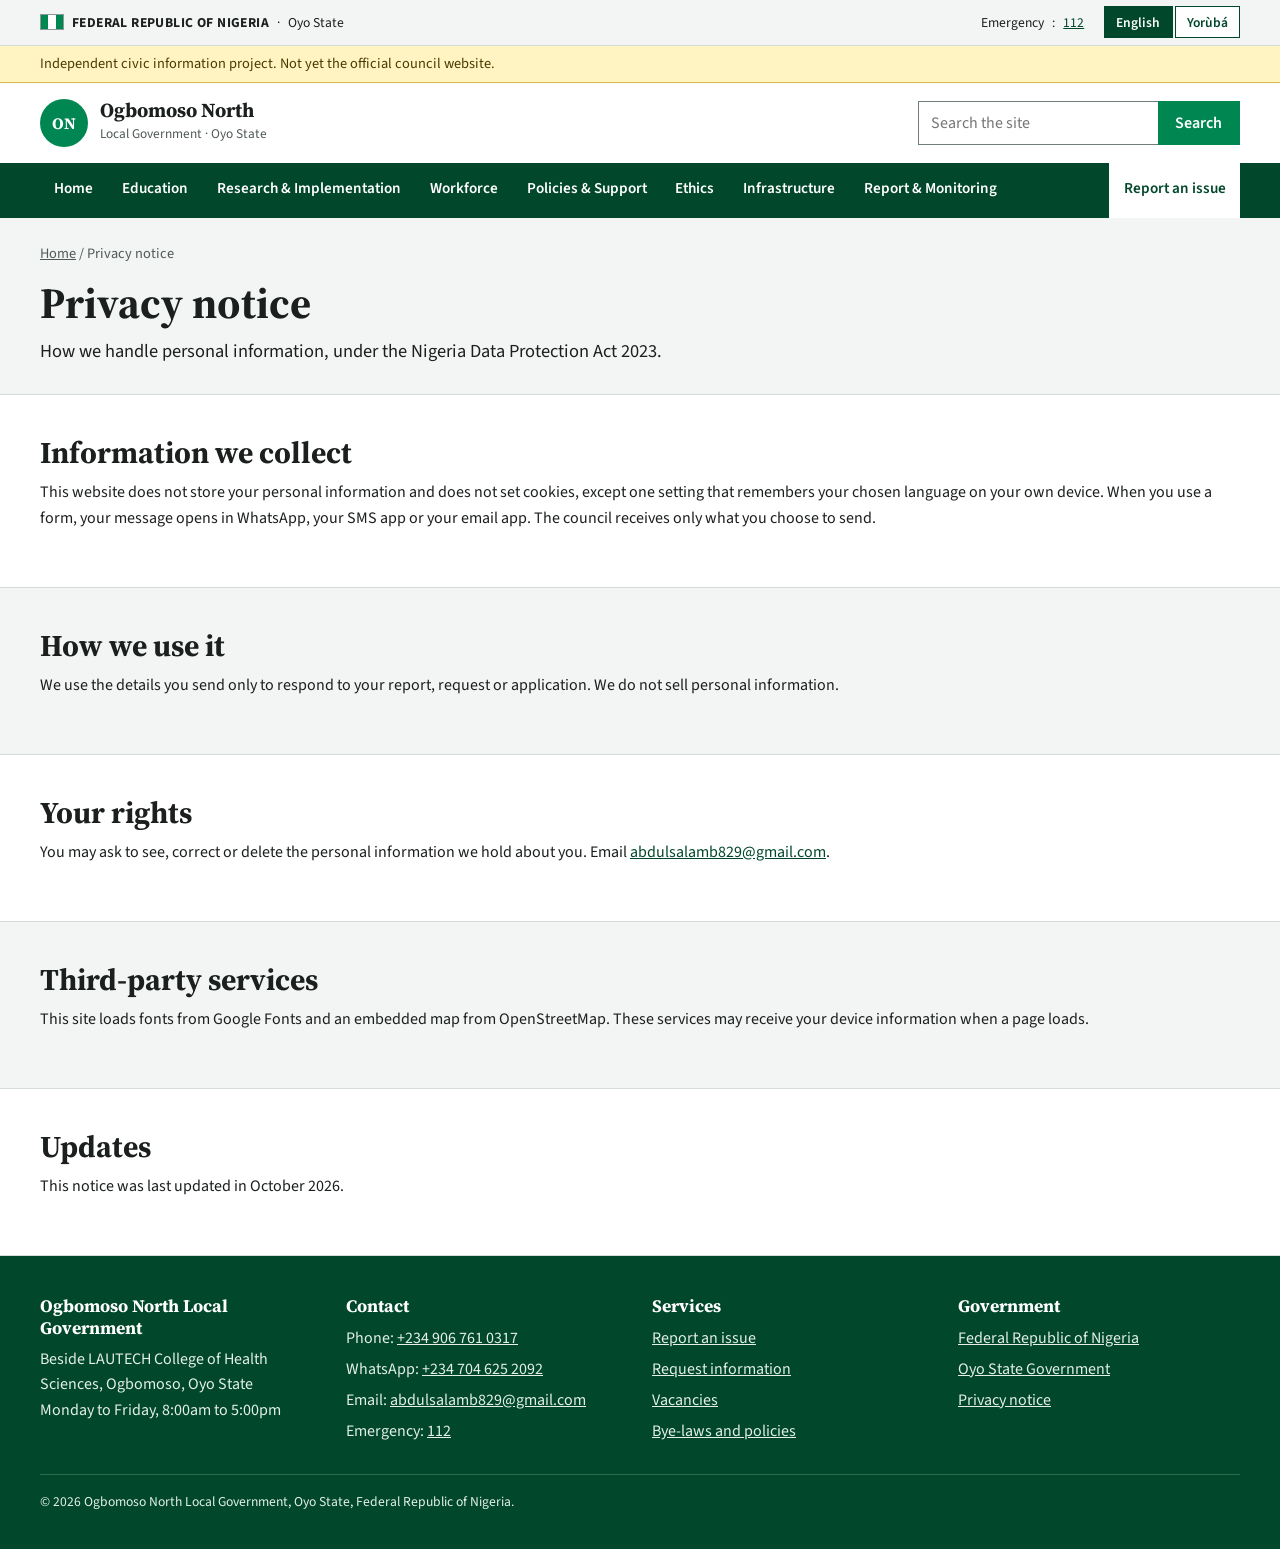
<file: privacy.html>
<!DOCTYPE html>
<html lang="en">
<head>
  <meta charset="utf-8">
  <meta name="viewport" content="width=device-width, initial-scale=1">
  <title>Privacy notice | Ogbomoso North Local Government</title>
  <meta name="description" content="How Ogbomoso North Local Government handles personal information.">
  <meta name="theme-color" content="#00472b">
  <link rel="icon" href="assets/img/favicon.svg" type="image/svg+xml">
  <link rel="preconnect" href="https://fonts.googleapis.com">
  <link rel="preconnect" href="https://fonts.gstatic.com" crossorigin>
  <link rel="stylesheet" href="https://fonts.googleapis.com/css2?family=Source+Sans+3:wght@400;600;700&amp;family=Source+Serif+4:wght@600;700&amp;display=swap">
  <link rel="stylesheet" href="assets/css/styles.css">
  <script src="assets/js/lang.js"></script>
</head>
<body>
<a class="skip" href="#main"><span data-l="en">Skip to content</span><span data-l="yo">Lọ sí àkóónú</span></a>
<!-- Government bar: country, emergency line, language toggle -->
<div class="gov-bar"><div class="wrap">
  <p><span class="flag" aria-hidden="true"></span><strong><span data-l="en">Federal Republic of Nigeria</span><span data-l="yo">Orílẹ̀-èdè Olómìnira Àpapọ̀ Nàìjíríà</span></strong> &middot; <span data-l="en">Oyo State</span><span data-l="yo">Ìpínlẹ̀ Ọ̀yọ́</span></p>
  <p><span data-l="en">Emergency</span><span data-l="yo">Pàjáwìrì</span>: <a href="tel:112">112</a>
  <span class="lang" role="group" aria-label="Language"><button type="button" data-setlang="en" lang="en">English</button><button type="button" data-setlang="yo" lang="yo">Yorùbá</button></span></p>
</div></div>
<!-- Ownership notice: shown while site.independent is true in data.js -->
<div class="notice" data-notice hidden><div class="wrap"><span data-l="en">Independent civic information project. Not yet the official council website.</span><span data-l="yo">Iṣẹ́ àkànṣe ìròyìn aráàlú tó dá dúró. Kì í ṣe ojú-òpó ìjọba ìbílẹ̀ gan-an síbẹ̀.</span></div></div>
<header class="site-header">
  <div class="wrap header-row">
    <a class="brand" href="index.html"><span class="brand-mark" aria-hidden="true">ON</span>
      <span class="brand-text"><strong><span data-l="en">Ogbomoso North</span><span data-l="yo">Ògbómọ̀ṣọ́ Àríwá</span></strong><small><span data-l="en">Local Government</span><span data-l="yo">Ìjọba Ìbílẹ̀</span> &middot; <span data-l="en">Oyo State</span><span data-l="yo">Ìpínlẹ̀ Ọ̀yọ́</span></small></span></a>
    <form class="search" role="search" data-search>
      <label class="sr-only" for="site-search"><span data-l="en">Search the site</span><span data-l="yo">Wá nínú ojú-òpó yìí</span></label>
      <input id="site-search" type="search" placeholder="Search the site" data-ph-yo="Wá nínú ojú-òpó yìí" autocomplete="off">
      <button type="submit"><span data-l="en">Search</span><span data-l="yo">Wá</span></button><ul class="results" hidden></ul>
    </form>
    <button class="nav-toggle" type="button" aria-expanded="false" aria-controls="menu"><span data-l="en">Menu</span><span data-l="yo">Àtòjọ</span></button>
  </div>
  <nav id="menu" class="main-nav" aria-label="Main"><div class="wrap"><ul><li><a href="index.html"><span data-l="en">Home</span><span data-l="yo">Ilé</span></a></li><li><a href="education.html"><span data-l="en">Education</span><span data-l="yo">Ẹ̀kọ́</span></a></li><li><a href="research.html"><span data-l="en">Research &amp; Implementation</span><span data-l="yo">Ìwádìí àti Ìmúṣẹ</span></a></li><li><a href="workforce.html"><span data-l="en">Workforce</span><span data-l="yo">Òṣìṣẹ́</span></a></li><li><a href="policies.html"><span data-l="en">Policies &amp; Support</span><span data-l="yo">Ìlànà àti Ìrànwọ́</span></a></li><li><a href="ethics.html"><span data-l="en">Ethics</span><span data-l="yo">Ìwà Ọmọlúàbí</span></a></li><li><a href="infrastructure.html"><span data-l="en">Infrastructure</span><span data-l="yo">Àwọn Ohun Amáyédẹrùn</span></a></li><li><a href="reports.html"><span data-l="en">Report &amp; Monitoring</span><span data-l="yo">Ìfisùn àti Àbójútó</span></a></li><li class="cta"><a href="reports.html"><span data-l="en">Report an issue</span><span data-l="yo">Ròyìn ìṣòro</span></a></li></ul></div></nav>
</header>
<main id="main">
<section class="page-head"><div class="wrap"><nav class="crumbs" aria-label="Breadcrumb"><a href="index.html"><span data-l="en">Home</span><span data-l="yo">Ilé</span></a> / <span data-l="en">Privacy notice</span><span data-l="yo">Ìkéde àṣírí</span></nav><h1><span data-l="en">Privacy notice</span><span data-l="yo">Ìkéde àṣírí</span></h1><p class="lead"><span data-l="en">How we handle personal information, under the Nigeria Data Protection Act 2023.</span><span data-l="yo">Bí a ṣe ń ṣàkóso ìròyìn ara ẹni, lábẹ́ Òfin Ààbò Dátà Nàìjíríà 2023.</span></p></div></section><section class="block "><div class="wrap"><h2><span data-l="en">Information we collect</span><span data-l="yo">Ìròyìn tí a ń gbà</span></h2><p>This website does not store your personal information and does not set cookies, except one setting that remembers your chosen language on your own device. When you use a form, your message opens in WhatsApp, your SMS app or your email app. The council receives only what you choose to send.</p></div></section><section class="block alt"><div class="wrap"><h2><span data-l="en">How we use it</span><span data-l="yo">Bí a ṣe ń lò ó</span></h2><p>We use the details you send only to respond to your report, request or application. We do not sell personal information.</p></div></section><section class="block "><div class="wrap"><h2><span data-l="en">Your rights</span><span data-l="yo">Ẹ̀tọ́ rẹ</span></h2><p>You may ask to see, correct or delete the personal information we hold about you. Email <a href="mailto:abdulsalamb829@gmail.com">abdulsalamb829@gmail.com</a>.</p></div></section><section class="block alt"><div class="wrap"><h2><span data-l="en">Third-party services</span><span data-l="yo">Àwọn iṣẹ́ ẹlẹ́kẹta</span></h2><p>This site loads fonts from Google Fonts and an embedded map from OpenStreetMap. These services may receive your device information when a page loads.</p></div></section><section class="block "><div class="wrap"><h2><span data-l="en">Updates</span><span data-l="yo">Àtúnṣe</span></h2><p>This notice was last updated in October 2026.</p></div></section>
</main>
<footer class="site-footer"><div class="wrap"><div class="footer-grid">
  <section><h2><span data-l="en">Ogbomoso North Local Government</span><span data-l="yo">Ìjọba Ìbílẹ̀ Ògbómọ̀ṣọ́ Àríwá</span></h2><p><span data-l="en">Beside LAUTECH College of Health Sciences, Ogbomoso, Oyo State</span><span data-l="yo">Ẹ̀gbẹ́ LAUTECH College of Health Sciences, Ògbómọ̀ṣọ́, Ìpínlẹ̀ Ọ̀yọ́</span><br><span data-l="en">Monday to Friday, 8:00am to 5:00pm</span><span data-l="yo">Ọjọ́ Ajé sí Ọjọ́ Ẹtì, 8:00 àárọ̀ sí 5:00 ìrọ̀lẹ́</span></p></section>
  <section><h2><span data-l="en">Contact</span><span data-l="yo">Kàn sí wa</span></h2><ul>
    <li><span data-l="en">Phone</span><span data-l="yo">Fóònù</span>: <a href="tel:+2349067610317">+234 906 761 0317</a></li><li>WhatsApp: <a href="https://wa.me/2347046252092">+234 704 625 2092</a></li>
    <li><span data-l="en">Email</span><span data-l="yo">Ímeèlì</span>: <a href="mailto:abdulsalamb829@gmail.com">abdulsalamb829@gmail.com</a></li><li><span data-l="en">Emergency</span><span data-l="yo">Pàjáwìrì</span>: <a href="tel:112">112</a></li></ul></section>
  <section><h2><span data-l="en">Services</span><span data-l="yo">Àwọn iṣẹ́</span></h2><ul>
    <li><a href="reports.html"><span data-l="en">Report an issue</span><span data-l="yo">Ròyìn ìṣòro</span></a></li><li><a href="ethics.html#information"><span data-l="en">Request information</span><span data-l="yo">Béèrè fún ìròyìn</span></a></li>
    <li><a href="workforce.html#vacancies"><span data-l="en">Vacancies</span><span data-l="yo">Àwọn iṣẹ́ tó ṣí sílẹ̀</span></a></li><li><a href="policies.html"><span data-l="en">Bye-laws and policies</span><span data-l="yo">Òfin ìbílẹ̀ àti ìlànà</span></a></li></ul></section>
  <section><h2><span data-l="en">Government</span><span data-l="yo">Ìjọba</span></h2><ul>
    <li><a href="https://nigeria.gov.ng" target="_blank" rel="noopener"><span data-l="en">Federal Republic of Nigeria</span><span data-l="yo">Orílẹ̀-èdè Olómìnira Àpapọ̀ Nàìjíríà</span></a></li>
    <li><a href="https://oyostate.gov.ng" target="_blank" rel="noopener"><span data-l="en">Oyo State Government</span><span data-l="yo">Ìjọba Ìpínlẹ̀ Ọ̀yọ́</span></a></li>
    <li><a href="privacy.html"><span data-l="en">Privacy notice</span><span data-l="yo">Ìkéde àṣírí</span></a></li></ul></section>
</div><p class="legal">&copy; <span data-year>2026</span> Ogbomoso North Local Government, Oyo State, Federal Republic of Nigeria.</p></div></footer>
<script src="assets/js/data.js" defer></script>
<script src="assets/js/main.js" defer></script>
</body>
</html>
</file>
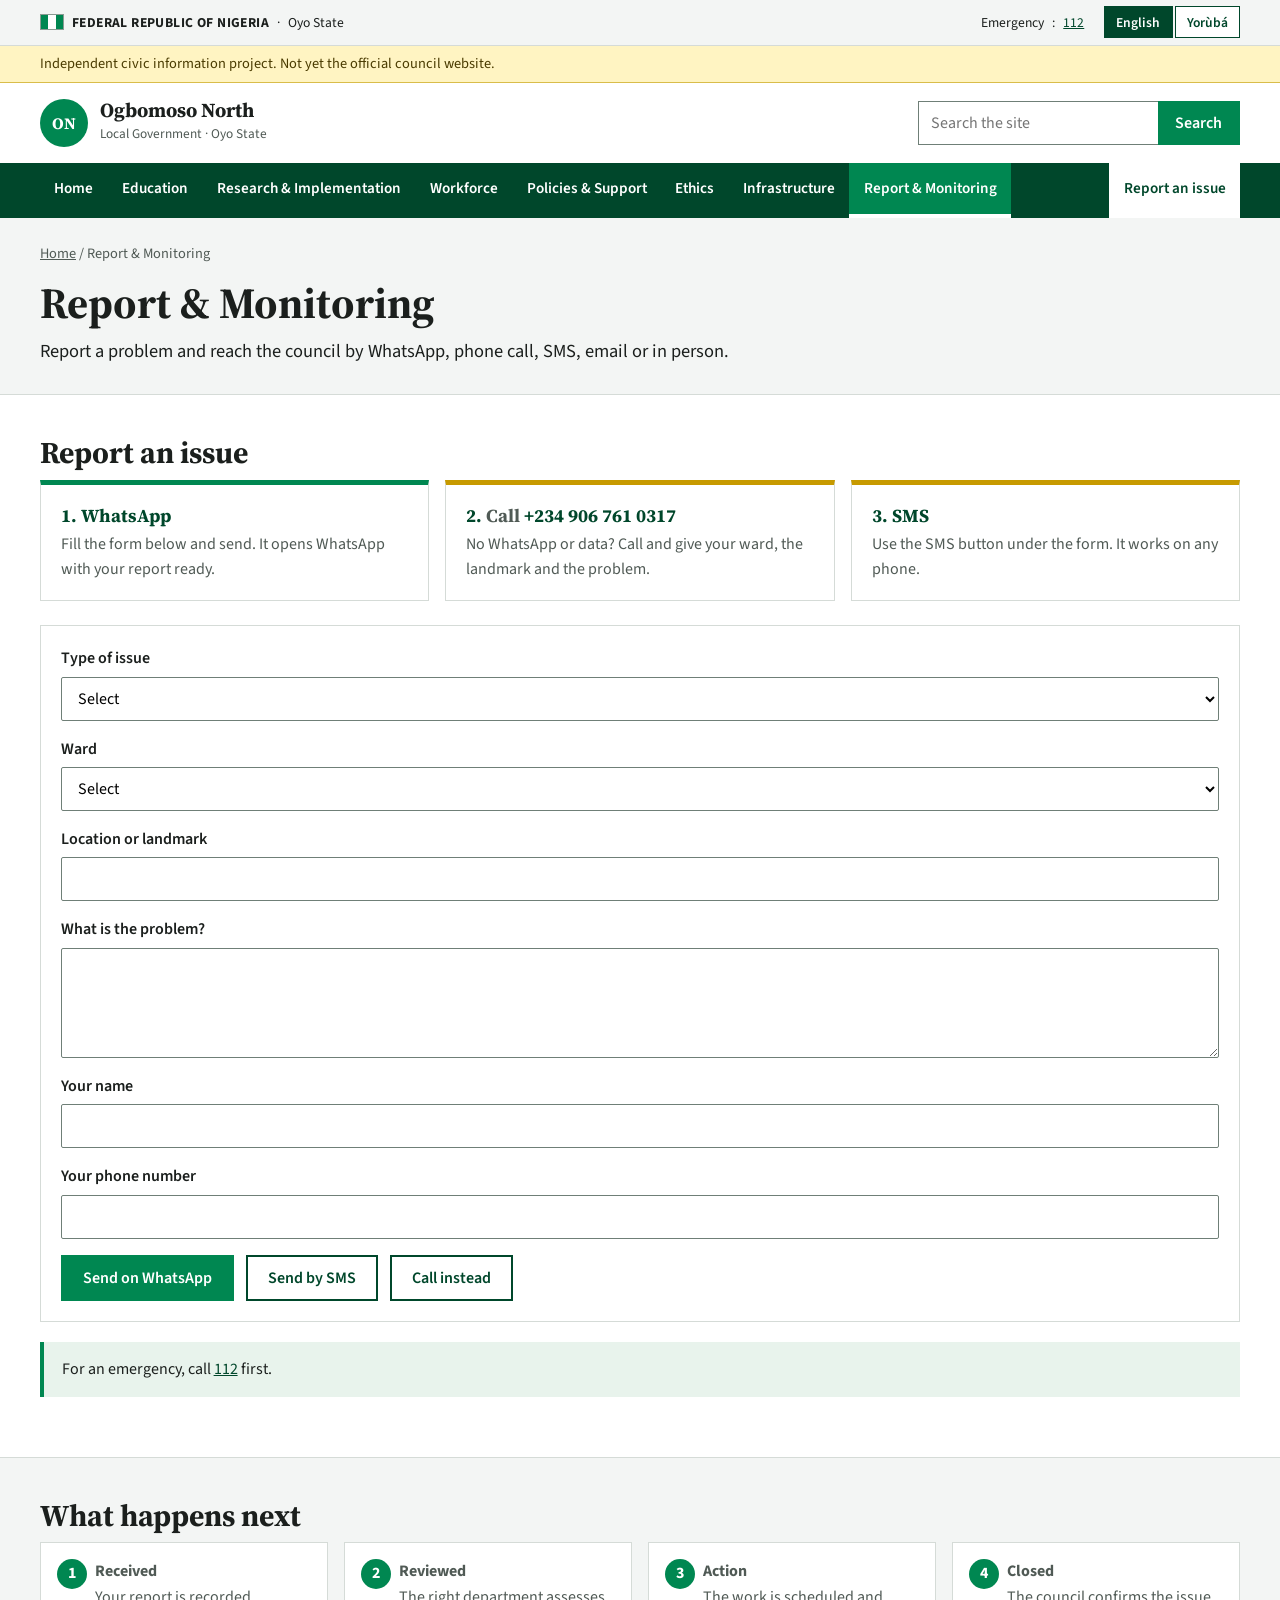
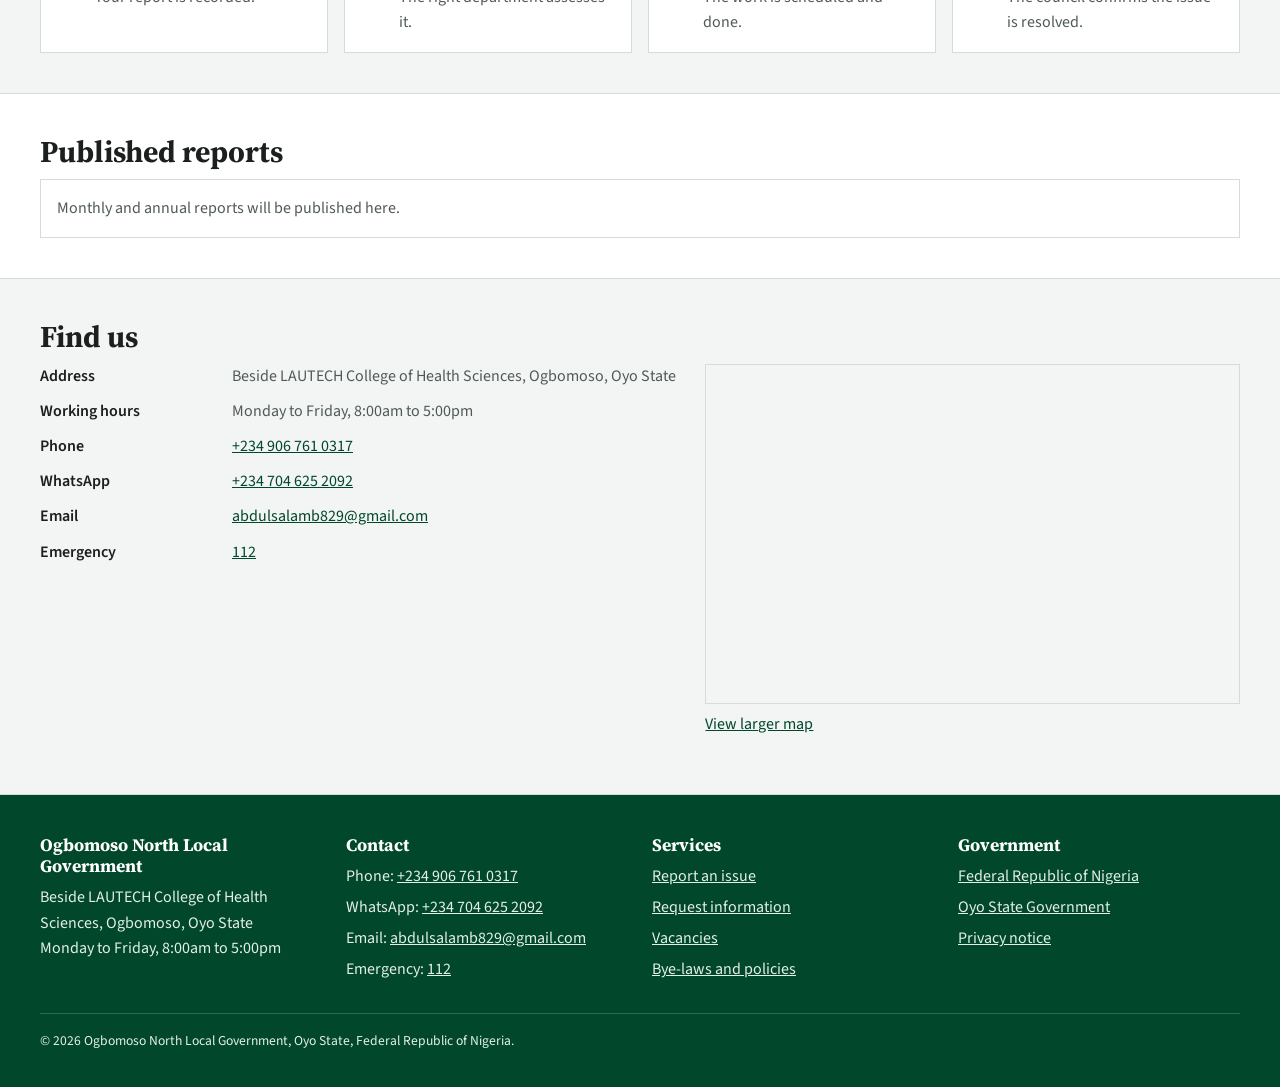
<file: reports.html>
<!DOCTYPE html>
<html lang="en">
<head>
  <meta charset="utf-8">
  <meta name="viewport" content="width=device-width, initial-scale=1">
  <title>Report &amp; Monitoring | Ogbomoso North Local Government</title>
  <meta name="description" content="Report a problem to Ogbomoso North Local Government.">
  <meta name="theme-color" content="#00472b">
  <link rel="icon" href="assets/img/favicon.svg" type="image/svg+xml">
  <link rel="preconnect" href="https://fonts.googleapis.com">
  <link rel="preconnect" href="https://fonts.gstatic.com" crossorigin>
  <link rel="stylesheet" href="https://fonts.googleapis.com/css2?family=Source+Sans+3:wght@400;600;700&amp;family=Source+Serif+4:wght@600;700&amp;display=swap">
  <link rel="stylesheet" href="assets/css/styles.css">
  <script src="assets/js/lang.js"></script>
</head>
<body>
<a class="skip" href="#main"><span data-l="en">Skip to content</span><span data-l="yo">Lọ sí àkóónú</span></a>
<!-- Government bar: country, emergency line, language toggle -->
<div class="gov-bar"><div class="wrap">
  <p><span class="flag" aria-hidden="true"></span><strong><span data-l="en">Federal Republic of Nigeria</span><span data-l="yo">Orílẹ̀-èdè Olómìnira Àpapọ̀ Nàìjíríà</span></strong> &middot; <span data-l="en">Oyo State</span><span data-l="yo">Ìpínlẹ̀ Ọ̀yọ́</span></p>
  <p><span data-l="en">Emergency</span><span data-l="yo">Pàjáwìrì</span>: <a href="tel:112">112</a>
  <span class="lang" role="group" aria-label="Language"><button type="button" data-setlang="en" lang="en">English</button><button type="button" data-setlang="yo" lang="yo">Yorùbá</button></span></p>
</div></div>
<!-- Ownership notice: shown while site.independent is true in data.js -->
<div class="notice" data-notice hidden><div class="wrap"><span data-l="en">Independent civic information project. Not yet the official council website.</span><span data-l="yo">Iṣẹ́ àkànṣe ìròyìn aráàlú tó dá dúró. Kì í ṣe ojú-òpó ìjọba ìbílẹ̀ gan-an síbẹ̀.</span></div></div>
<header class="site-header">
  <div class="wrap header-row">
    <a class="brand" href="index.html"><span class="brand-mark" aria-hidden="true">ON</span>
      <span class="brand-text"><strong><span data-l="en">Ogbomoso North</span><span data-l="yo">Ògbómọ̀ṣọ́ Àríwá</span></strong><small><span data-l="en">Local Government</span><span data-l="yo">Ìjọba Ìbílẹ̀</span> &middot; <span data-l="en">Oyo State</span><span data-l="yo">Ìpínlẹ̀ Ọ̀yọ́</span></small></span></a>
    <form class="search" role="search" data-search>
      <label class="sr-only" for="site-search"><span data-l="en">Search the site</span><span data-l="yo">Wá nínú ojú-òpó yìí</span></label>
      <input id="site-search" type="search" placeholder="Search the site" data-ph-yo="Wá nínú ojú-òpó yìí" autocomplete="off">
      <button type="submit"><span data-l="en">Search</span><span data-l="yo">Wá</span></button><ul class="results" hidden></ul>
    </form>
    <button class="nav-toggle" type="button" aria-expanded="false" aria-controls="menu"><span data-l="en">Menu</span><span data-l="yo">Àtòjọ</span></button>
  </div>
  <nav id="menu" class="main-nav" aria-label="Main"><div class="wrap"><ul><li><a href="index.html"><span data-l="en">Home</span><span data-l="yo">Ilé</span></a></li><li><a href="education.html"><span data-l="en">Education</span><span data-l="yo">Ẹ̀kọ́</span></a></li><li><a href="research.html"><span data-l="en">Research &amp; Implementation</span><span data-l="yo">Ìwádìí àti Ìmúṣẹ</span></a></li><li><a href="workforce.html"><span data-l="en">Workforce</span><span data-l="yo">Òṣìṣẹ́</span></a></li><li><a href="policies.html"><span data-l="en">Policies &amp; Support</span><span data-l="yo">Ìlànà àti Ìrànwọ́</span></a></li><li><a href="ethics.html"><span data-l="en">Ethics</span><span data-l="yo">Ìwà Ọmọlúàbí</span></a></li><li><a href="infrastructure.html"><span data-l="en">Infrastructure</span><span data-l="yo">Àwọn Ohun Amáyédẹrùn</span></a></li><li><a href="reports.html" aria-current="page"><span data-l="en">Report &amp; Monitoring</span><span data-l="yo">Ìfisùn àti Àbójútó</span></a></li><li class="cta"><a href="reports.html"><span data-l="en">Report an issue</span><span data-l="yo">Ròyìn ìṣòro</span></a></li></ul></div></nav>
</header>
<main id="main">
<section class="page-head"><div class="wrap"><nav class="crumbs" aria-label="Breadcrumb"><a href="index.html"><span data-l="en">Home</span><span data-l="yo">Ilé</span></a> / <span data-l="en">Report &amp; Monitoring</span><span data-l="yo">Ìfisùn àti Àbójútó</span></nav><h1><span data-l="en">Report &amp; Monitoring</span><span data-l="yo">Ìfisùn àti Àbójútó</span></h1><p class="lead"><span data-l="en">Report a problem and reach the council by WhatsApp, phone call, SMS, email or in person.</span><span data-l="yo">Ròyìn ìṣòro kí o sì kàn sí ìjọba ìbílẹ̀ nípasẹ̀ WhatsApp, ìpè fóònù, SMS, ímeèlì tàbí ní ọ́fíìsì.</span></p></div></section><section class="block "><div class="wrap"><h2><span data-l="en">Report an issue</span><span data-l="yo">Ròyìn ìṣòro</span></h2><div class="ways">
<div class="way wa"><strong>1. WhatsApp</strong><span><span data-l="en">Fill the form below and send. It opens WhatsApp with your report ready.</span><span data-l="yo">Kún fọ́ọ̀mù tó wà nísàlẹ̀, kí o sì fi ránṣẹ́. Yóò ṣí WhatsApp pẹ̀lú ìròyìn rẹ.</span></span></div>
<a class="way" href="tel:+2349067610317"><strong>2. <span data-l="en">Call</span><span data-l="yo">Pe fóònù</span> +234 906 761 0317</strong><span><span data-l="en">No WhatsApp or data? Call and give your ward, the landmark and the problem.</span><span data-l="yo">Kò sí WhatsApp tàbí dátà? Pe fóònù, kí o sọ wọ́ọ̀dù, àmì ibi àti ìṣòro náà.</span></span></a>
<div class="way"><strong>3. SMS</strong><span><span data-l="en">Use the SMS button under the form. It works on any phone.</span><span data-l="yo">Lo bọ́tìnnì SMS tó wà lábẹ́ fọ́ọ̀mù. Ó ṣiṣẹ́ lórí fóònù yòówù.</span></span></div></div>
<form class="form" data-form="issue" data-subject="Issue report" id="report">
<div class="field"><label for="ri-type"><span data-l="en">Type of issue</span><span data-l="yo">Irú ìṣòro</span></label><select id="ri-type" name="Type of issue" required><option value="" data-yo="Yàn">Select</option><option value="Road or drain" data-yo="Ọ̀nà tàbí kòtò omi">Road or drain</option><option value="Water" data-yo="Omi">Water</option><option value="Street light" data-yo="Iná ojú ọ̀nà">Street light</option><option value="Refuse" data-yo="Ààtàn">Refuse</option><option value="Health centre" data-yo="Ilé ìtọ́jú ìlera">Health centre</option><option value="Market" data-yo="Ọjà">Market</option><option value="School" data-yo="Ilé-ìwé">School</option><option value="Other" data-yo="Òmíràn">Other</option></select></div>
<div class="field"><label for="ri-ward"><span data-l="en">Ward</span><span data-l="yo">Wọ́ọ̀dù</span></label><select id="ri-ward" name="Ward" required data-wards><option value="" data-yo="Yàn">Select</option></select></div>
<div class="field"><label for="ri-place"><span data-l="en">Location or landmark</span><span data-l="yo">Ibi tàbí àmì ibi</span></label><input id="ri-place" name="Location or landmark" type="text" required></div>
<div class="field"><label for="ri-text"><span data-l="en">What is the problem?</span><span data-l="yo">Kí ni ìṣòro náà?</span></label><textarea id="ri-text" name="What is the problem?" required></textarea></div>
<div class="field"><label for="ri-name"><span data-l="en">Your name</span><span data-l="yo">Orúkọ rẹ</span></label><input id="ri-name" name="Your name" type="text"></div>
<div class="field"><label for="ri-phone"><span data-l="en">Your phone number</span><span data-l="yo">Nọ́mbà fóònù rẹ</span></label><input id="ri-phone" name="Your phone number" type="tel"></div>
<div class="actions"><button class="btn" type="submit"><span data-l="en">Send on WhatsApp</span><span data-l="yo">Fi ránṣẹ́ lórí WhatsApp</span></button> <button class="btn outline" type="button" data-send-sms><span data-l="en">Send by SMS</span><span data-l="yo">Fi SMS ránṣẹ́</span></button> <a class="btn outline" href="tel:+2349067610317"><span data-l="en">Call instead</span><span data-l="yo">Pè dípò rẹ̀</span></a></div></form>
<div class="note"><span data-l="en">For an emergency, call</span><span data-l="yo">Fún pàjáwìrì, pe</span> <a href="tel:112">112</a> <span data-l="en">first.</span><span data-l="yo">kọ́kọ́.</span></div></div></section><section class="block alt"><div class="wrap"><h2><span data-l="en">What happens next</span><span data-l="yo">Ohun tó kàn</span></h2><ol class="steps"><li><strong><span data-l="en">Received</span><span data-l="yo">A ti gbà á</span></strong><span><span data-l="en">Your report is recorded.</span><span data-l="yo">A ti kọ ìròyìn rẹ sílẹ̀.</span></span></li><li><strong><span data-l="en">Reviewed</span><span data-l="yo">A ń yẹ̀ ẹ́ wò</span></strong><span><span data-l="en">The right department assesses it.</span><span data-l="yo">Ẹ̀ka tó yẹ ń yẹ̀ ẹ́ wò.</span></span></li><li><strong><span data-l="en">Action</span><span data-l="yo">Ìṣe</span></strong><span><span data-l="en">The work is scheduled and done.</span><span data-l="yo">A ṣètò iṣẹ́ náà, a sì ṣe é.</span></span></li><li><strong><span data-l="en">Closed</span><span data-l="yo">A ti parí rẹ̀</span></strong><span><span data-l="en">The council confirms the issue is resolved.</span><span data-l="yo">Ìjọba ìbílẹ̀ jẹ́rìí pé a ti yanjú ìṣòro náà.</span></span></li></ol></div></section><section class="block "><div class="wrap"><h2><span data-l="en">Published reports</span><span data-l="yo">Àwọn ìròyìn tí a tẹ̀jáde</span></h2><div class="table-wrap" data-table="reports" data-cols="Report:title|Period:period|File:link" data-empty="Monthly and annual reports will be published here."><noscript><p class="empty">Please enable JavaScript to view this list.</p></noscript></div></div></section><section class="block alt" id="visit"><div class="wrap"><h2><span data-l="en">Find us</span><span data-l="yo">Ibi tí a wà</span></h2><div class="split"><div><dl class="facts"><dt><span data-l="en">Address</span><span data-l="yo">Àdírẹ́sì</span></dt><dd><span data-l="en">Beside LAUTECH College of Health Sciences, Ogbomoso, Oyo State</span><span data-l="yo">Ẹ̀gbẹ́ LAUTECH College of Health Sciences, Ògbómọ̀ṣọ́, Ìpínlẹ̀ Ọ̀yọ́</span></dd><dt><span data-l="en">Working hours</span><span data-l="yo">Wákàtí iṣẹ́</span></dt><dd><span data-l="en">Monday to Friday, 8:00am to 5:00pm</span><span data-l="yo">Ọjọ́ Ajé sí Ọjọ́ Ẹtì, 8:00 àárọ̀ sí 5:00 ìrọ̀lẹ́</span></dd><dt><span data-l="en">Phone</span><span data-l="yo">Fóònù</span></dt><dd><a href="tel:+2349067610317">+234 906 761 0317</a></dd><dt>WhatsApp</dt><dd><a href="https://wa.me/2347046252092">+234 704 625 2092</a></dd><dt><span data-l="en">Email</span><span data-l="yo">Ímeèlì</span></dt><dd><a href="mailto:abdulsalamb829@gmail.com">abdulsalamb829@gmail.com</a></dd><dt><span data-l="en">Emergency</span><span data-l="yo">Pàjáwìrì</span></dt><dd><a href="tel:112">112</a></dd></dl></div><div><iframe class="map" title="Map of the council location" loading="lazy" src="https://www.openstreetmap.org/export/embed.html?bbox=4.2467%2C8.1133%2C4.2867%2C8.1533&amp;layer=mapnik&amp;marker=8.1333%2C4.2667"></iframe><p><a href="https://www.openstreetmap.org/?mlat=8.1333&amp;mlon=4.2667#map=15/8.1333/4.2667" target="_blank" rel="noopener"><span data-l="en">View larger map</span><span data-l="yo">Wo àwòrán ilẹ̀ tó tóbi jù</span></a></p></div></div></div></section>
</main>
<footer class="site-footer"><div class="wrap"><div class="footer-grid">
  <section><h2><span data-l="en">Ogbomoso North Local Government</span><span data-l="yo">Ìjọba Ìbílẹ̀ Ògbómọ̀ṣọ́ Àríwá</span></h2><p><span data-l="en">Beside LAUTECH College of Health Sciences, Ogbomoso, Oyo State</span><span data-l="yo">Ẹ̀gbẹ́ LAUTECH College of Health Sciences, Ògbómọ̀ṣọ́, Ìpínlẹ̀ Ọ̀yọ́</span><br><span data-l="en">Monday to Friday, 8:00am to 5:00pm</span><span data-l="yo">Ọjọ́ Ajé sí Ọjọ́ Ẹtì, 8:00 àárọ̀ sí 5:00 ìrọ̀lẹ́</span></p></section>
  <section><h2><span data-l="en">Contact</span><span data-l="yo">Kàn sí wa</span></h2><ul>
    <li><span data-l="en">Phone</span><span data-l="yo">Fóònù</span>: <a href="tel:+2349067610317">+234 906 761 0317</a></li><li>WhatsApp: <a href="https://wa.me/2347046252092">+234 704 625 2092</a></li>
    <li><span data-l="en">Email</span><span data-l="yo">Ímeèlì</span>: <a href="mailto:abdulsalamb829@gmail.com">abdulsalamb829@gmail.com</a></li><li><span data-l="en">Emergency</span><span data-l="yo">Pàjáwìrì</span>: <a href="tel:112">112</a></li></ul></section>
  <section><h2><span data-l="en">Services</span><span data-l="yo">Àwọn iṣẹ́</span></h2><ul>
    <li><a href="reports.html"><span data-l="en">Report an issue</span><span data-l="yo">Ròyìn ìṣòro</span></a></li><li><a href="ethics.html#information"><span data-l="en">Request information</span><span data-l="yo">Béèrè fún ìròyìn</span></a></li>
    <li><a href="workforce.html#vacancies"><span data-l="en">Vacancies</span><span data-l="yo">Àwọn iṣẹ́ tó ṣí sílẹ̀</span></a></li><li><a href="policies.html"><span data-l="en">Bye-laws and policies</span><span data-l="yo">Òfin ìbílẹ̀ àti ìlànà</span></a></li></ul></section>
  <section><h2><span data-l="en">Government</span><span data-l="yo">Ìjọba</span></h2><ul>
    <li><a href="https://nigeria.gov.ng" target="_blank" rel="noopener"><span data-l="en">Federal Republic of Nigeria</span><span data-l="yo">Orílẹ̀-èdè Olómìnira Àpapọ̀ Nàìjíríà</span></a></li>
    <li><a href="https://oyostate.gov.ng" target="_blank" rel="noopener"><span data-l="en">Oyo State Government</span><span data-l="yo">Ìjọba Ìpínlẹ̀ Ọ̀yọ́</span></a></li>
    <li><a href="privacy.html"><span data-l="en">Privacy notice</span><span data-l="yo">Ìkéde àṣírí</span></a></li></ul></section>
</div><p class="legal">&copy; <span data-year>2026</span> Ogbomoso North Local Government, Oyo State, Federal Republic of Nigeria.</p></div></footer>
<script src="assets/js/data.js" defer></script>
<script src="assets/js/main.js" defer></script>
</body>
</html>
</file>
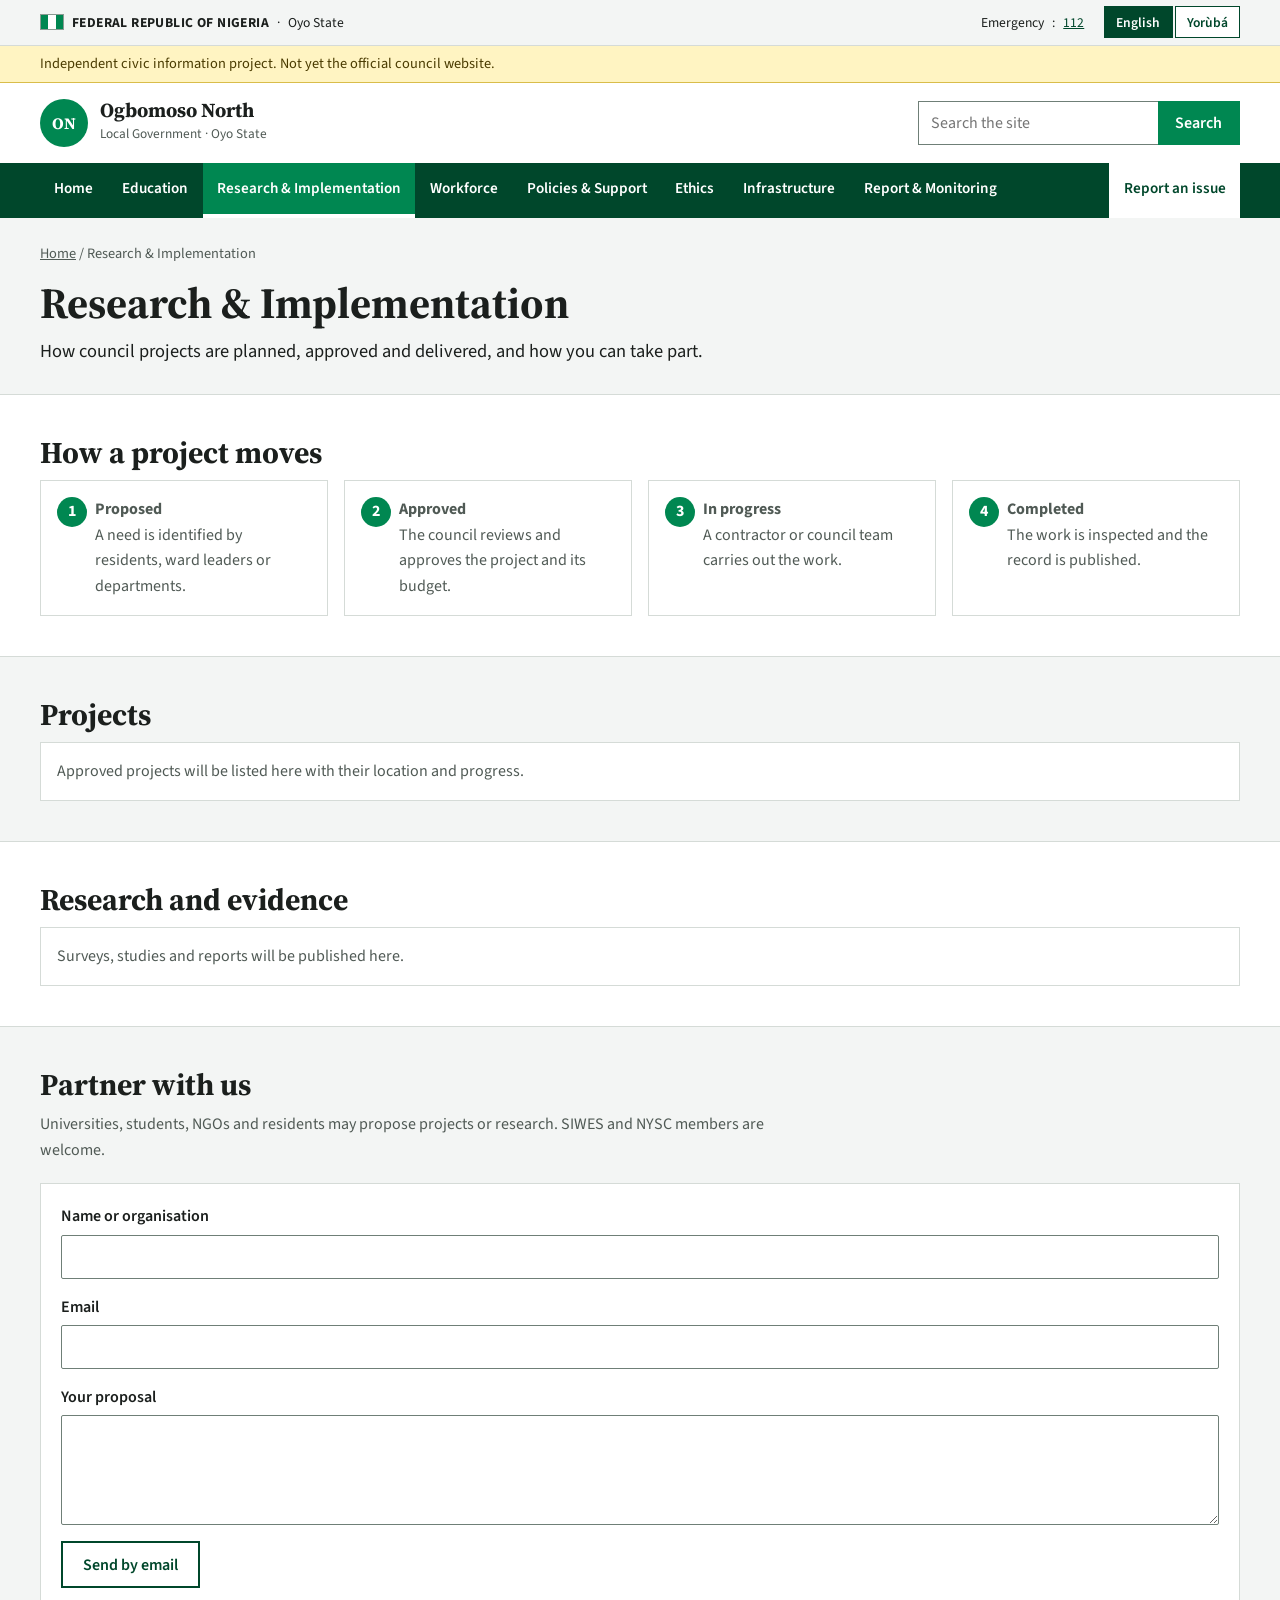
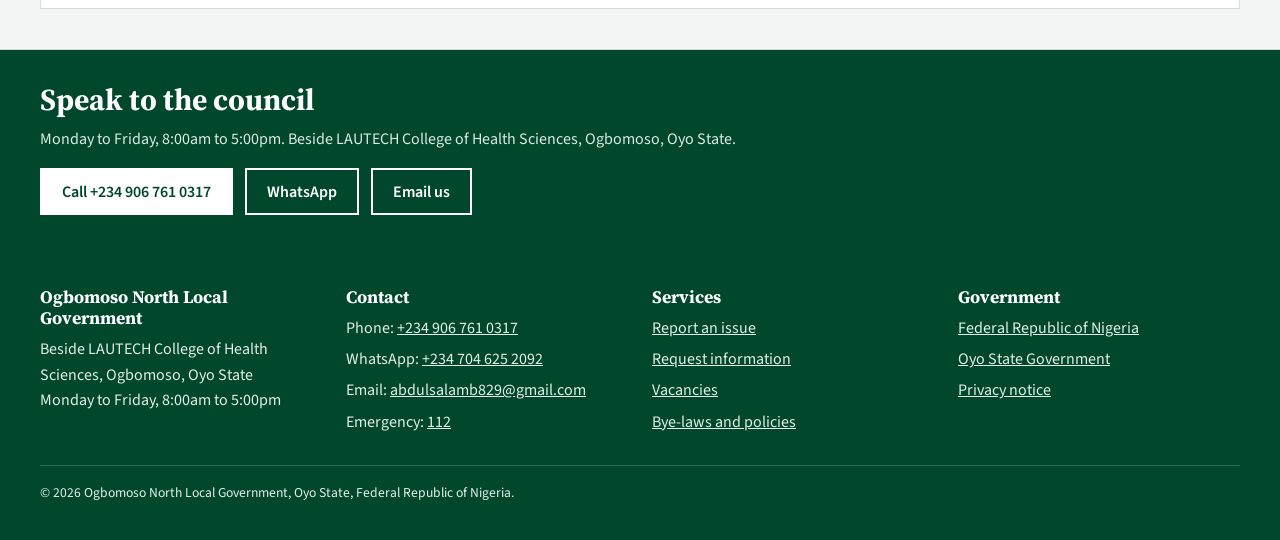
<file: research.html>
<!DOCTYPE html>
<html lang="en">
<head>
  <meta charset="utf-8">
  <meta name="viewport" content="width=device-width, initial-scale=1">
  <title>Research &amp; Implementation | Ogbomoso North Local Government</title>
  <meta name="description" content="How council projects are planned, approved and delivered.">
  <meta name="theme-color" content="#00472b">
  <link rel="icon" href="assets/img/favicon.svg" type="image/svg+xml">
  <link rel="preconnect" href="https://fonts.googleapis.com">
  <link rel="preconnect" href="https://fonts.gstatic.com" crossorigin>
  <link rel="stylesheet" href="https://fonts.googleapis.com/css2?family=Source+Sans+3:wght@400;600;700&amp;family=Source+Serif+4:wght@600;700&amp;display=swap">
  <link rel="stylesheet" href="assets/css/styles.css">
  <script src="assets/js/lang.js"></script>
</head>
<body>
<a class="skip" href="#main"><span data-l="en">Skip to content</span><span data-l="yo">Lọ sí àkóónú</span></a>
<!-- Government bar: country, emergency line, language toggle -->
<div class="gov-bar"><div class="wrap">
  <p><span class="flag" aria-hidden="true"></span><strong><span data-l="en">Federal Republic of Nigeria</span><span data-l="yo">Orílẹ̀-èdè Olómìnira Àpapọ̀ Nàìjíríà</span></strong> &middot; <span data-l="en">Oyo State</span><span data-l="yo">Ìpínlẹ̀ Ọ̀yọ́</span></p>
  <p><span data-l="en">Emergency</span><span data-l="yo">Pàjáwìrì</span>: <a href="tel:112">112</a>
  <span class="lang" role="group" aria-label="Language"><button type="button" data-setlang="en" lang="en">English</button><button type="button" data-setlang="yo" lang="yo">Yorùbá</button></span></p>
</div></div>
<!-- Ownership notice: shown while site.independent is true in data.js -->
<div class="notice" data-notice hidden><div class="wrap"><span data-l="en">Independent civic information project. Not yet the official council website.</span><span data-l="yo">Iṣẹ́ àkànṣe ìròyìn aráàlú tó dá dúró. Kì í ṣe ojú-òpó ìjọba ìbílẹ̀ gan-an síbẹ̀.</span></div></div>
<header class="site-header">
  <div class="wrap header-row">
    <a class="brand" href="index.html"><span class="brand-mark" aria-hidden="true">ON</span>
      <span class="brand-text"><strong><span data-l="en">Ogbomoso North</span><span data-l="yo">Ògbómọ̀ṣọ́ Àríwá</span></strong><small><span data-l="en">Local Government</span><span data-l="yo">Ìjọba Ìbílẹ̀</span> &middot; <span data-l="en">Oyo State</span><span data-l="yo">Ìpínlẹ̀ Ọ̀yọ́</span></small></span></a>
    <form class="search" role="search" data-search>
      <label class="sr-only" for="site-search"><span data-l="en">Search the site</span><span data-l="yo">Wá nínú ojú-òpó yìí</span></label>
      <input id="site-search" type="search" placeholder="Search the site" data-ph-yo="Wá nínú ojú-òpó yìí" autocomplete="off">
      <button type="submit"><span data-l="en">Search</span><span data-l="yo">Wá</span></button><ul class="results" hidden></ul>
    </form>
    <button class="nav-toggle" type="button" aria-expanded="false" aria-controls="menu"><span data-l="en">Menu</span><span data-l="yo">Àtòjọ</span></button>
  </div>
  <nav id="menu" class="main-nav" aria-label="Main"><div class="wrap"><ul><li><a href="index.html"><span data-l="en">Home</span><span data-l="yo">Ilé</span></a></li><li><a href="education.html"><span data-l="en">Education</span><span data-l="yo">Ẹ̀kọ́</span></a></li><li><a href="research.html" aria-current="page"><span data-l="en">Research &amp; Implementation</span><span data-l="yo">Ìwádìí àti Ìmúṣẹ</span></a></li><li><a href="workforce.html"><span data-l="en">Workforce</span><span data-l="yo">Òṣìṣẹ́</span></a></li><li><a href="policies.html"><span data-l="en">Policies &amp; Support</span><span data-l="yo">Ìlànà àti Ìrànwọ́</span></a></li><li><a href="ethics.html"><span data-l="en">Ethics</span><span data-l="yo">Ìwà Ọmọlúàbí</span></a></li><li><a href="infrastructure.html"><span data-l="en">Infrastructure</span><span data-l="yo">Àwọn Ohun Amáyédẹrùn</span></a></li><li><a href="reports.html"><span data-l="en">Report &amp; Monitoring</span><span data-l="yo">Ìfisùn àti Àbójútó</span></a></li><li class="cta"><a href="reports.html"><span data-l="en">Report an issue</span><span data-l="yo">Ròyìn ìṣòro</span></a></li></ul></div></nav>
</header>
<main id="main">
<section class="page-head"><div class="wrap"><nav class="crumbs" aria-label="Breadcrumb"><a href="index.html"><span data-l="en">Home</span><span data-l="yo">Ilé</span></a> / <span data-l="en">Research &amp; Implementation</span><span data-l="yo">Ìwádìí àti Ìmúṣẹ</span></nav><h1><span data-l="en">Research &amp; Implementation</span><span data-l="yo">Ìwádìí àti Ìmúṣẹ</span></h1><p class="lead"><span data-l="en">How council projects are planned, approved and delivered, and how you can take part.</span><span data-l="yo">Bí a ṣe ń gbèrò, fọwọ́ sí àti ṣe iṣẹ́ àkànṣe ìjọba ìbílẹ̀, àti bí o ṣe lè kópa.</span></p></div></section><section class="block "><div class="wrap"><h2><span data-l="en">How a project moves</span><span data-l="yo">Bí iṣẹ́ àkànṣe ṣe ń lọ</span></h2><ol class="steps"><li><strong><span data-l="en">Proposed</span><span data-l="yo">A dábàá rẹ̀</span></strong><span>A need is identified by residents, ward leaders or departments.</span></li><li><strong><span data-l="en">Approved</span><span data-l="yo">A fọwọ́ sí i</span></strong><span>The council reviews and approves the project and its budget.</span></li><li><strong><span data-l="en">In progress</span><span data-l="yo">Ó ń lọ lọ́wọ́</span></strong><span>A contractor or council team carries out the work.</span></li><li><strong><span data-l="en">Completed</span><span data-l="yo">A ti parí rẹ̀</span></strong><span>The work is inspected and the record is published.</span></li></ol></div></section><section class="block alt"><div class="wrap"><h2><span data-l="en">Projects</span><span data-l="yo">Àwọn iṣẹ́ àkànṣe</span></h2><div class="table-wrap" data-table="projects" data-cols="Project:title|Ward:ward|Sector:sector|Stage:stage" data-empty="Approved projects will be listed here with their location and progress."><noscript><p class="empty">Please enable JavaScript to view this list.</p></noscript></div></div></section><section class="block "><div class="wrap"><h2><span data-l="en">Research and evidence</span><span data-l="yo">Ìwádìí àti ẹ̀rí</span></h2><div class="table-wrap" data-table="publications" data-cols="Title:title|Type:type|Year:year|File:link" data-empty="Surveys, studies and reports will be published here."><noscript><p class="empty">Please enable JavaScript to view this list.</p></noscript></div></div></section><section class="block alt"><div class="wrap"><h2><span data-l="en">Partner with us</span><span data-l="yo">Bá wa ṣiṣẹ́ pọ̀</span></h2><p class="intro">Universities, students, NGOs and residents may propose projects or research. SIWES and NYSC members are welcome.</p><form class="form" data-form="proposal" data-subject="Project or research proposal"><div class="field"><label for="pr-name"><span data-l="en">Name or organisation</span><span data-l="yo">Orúkọ tàbí àjọ</span></label><input id="pr-name" name="Name or organisation" type="text" required></div><div class="field"><label for="pr-email"><span data-l="en">Email</span><span data-l="yo">Ímeèlì</span></label><input id="pr-email" name="Email" type="email" required></div><div class="field"><label for="pr-idea"><span data-l="en">Your proposal</span><span data-l="yo">Ìdábàá rẹ</span></label><textarea id="pr-idea" name="Your proposal" required></textarea></div><div class="actions"><button class="btn outline" type="button" data-send-email><span data-l="en">Send by email</span><span data-l="yo">Fi ímeèlì ránṣẹ́</span></button></div></form></div></section><section class="contact-band"><div class="wrap"><h2><span data-l="en">Speak to the council</span><span data-l="yo">Bá ìjọba ìbílẹ̀ sọ̀rọ̀</span></h2><p><span data-l="en">Monday to Friday, 8:00am to 5:00pm</span><span data-l="yo">Ọjọ́ Ajé sí Ọjọ́ Ẹtì, 8:00 àárọ̀ sí 5:00 ìrọ̀lẹ́</span>. <span data-l="en">Beside LAUTECH College of Health Sciences, Ogbomoso, Oyo State</span><span data-l="yo">Ẹ̀gbẹ́ LAUTECH College of Health Sciences, Ògbómọ̀ṣọ́, Ìpínlẹ̀ Ọ̀yọ́</span>.</p>
<div class="actions"><a class="btn" href="tel:+2349067610317"><span data-l="en">Call</span><span data-l="yo">Pè</span> +234 906 761 0317</a><a class="btn outline" href="https://wa.me/2347046252092">WhatsApp</a><a class="btn outline" href="mailto:abdulsalamb829@gmail.com"><span data-l="en">Email us</span><span data-l="yo">Fi ímeèlì ránṣẹ́</span></a></div></div></section>
</main>
<footer class="site-footer"><div class="wrap"><div class="footer-grid">
  <section><h2><span data-l="en">Ogbomoso North Local Government</span><span data-l="yo">Ìjọba Ìbílẹ̀ Ògbómọ̀ṣọ́ Àríwá</span></h2><p><span data-l="en">Beside LAUTECH College of Health Sciences, Ogbomoso, Oyo State</span><span data-l="yo">Ẹ̀gbẹ́ LAUTECH College of Health Sciences, Ògbómọ̀ṣọ́, Ìpínlẹ̀ Ọ̀yọ́</span><br><span data-l="en">Monday to Friday, 8:00am to 5:00pm</span><span data-l="yo">Ọjọ́ Ajé sí Ọjọ́ Ẹtì, 8:00 àárọ̀ sí 5:00 ìrọ̀lẹ́</span></p></section>
  <section><h2><span data-l="en">Contact</span><span data-l="yo">Kàn sí wa</span></h2><ul>
    <li><span data-l="en">Phone</span><span data-l="yo">Fóònù</span>: <a href="tel:+2349067610317">+234 906 761 0317</a></li><li>WhatsApp: <a href="https://wa.me/2347046252092">+234 704 625 2092</a></li>
    <li><span data-l="en">Email</span><span data-l="yo">Ímeèlì</span>: <a href="mailto:abdulsalamb829@gmail.com">abdulsalamb829@gmail.com</a></li><li><span data-l="en">Emergency</span><span data-l="yo">Pàjáwìrì</span>: <a href="tel:112">112</a></li></ul></section>
  <section><h2><span data-l="en">Services</span><span data-l="yo">Àwọn iṣẹ́</span></h2><ul>
    <li><a href="reports.html"><span data-l="en">Report an issue</span><span data-l="yo">Ròyìn ìṣòro</span></a></li><li><a href="ethics.html#information"><span data-l="en">Request information</span><span data-l="yo">Béèrè fún ìròyìn</span></a></li>
    <li><a href="workforce.html#vacancies"><span data-l="en">Vacancies</span><span data-l="yo">Àwọn iṣẹ́ tó ṣí sílẹ̀</span></a></li><li><a href="policies.html"><span data-l="en">Bye-laws and policies</span><span data-l="yo">Òfin ìbílẹ̀ àti ìlànà</span></a></li></ul></section>
  <section><h2><span data-l="en">Government</span><span data-l="yo">Ìjọba</span></h2><ul>
    <li><a href="https://nigeria.gov.ng" target="_blank" rel="noopener"><span data-l="en">Federal Republic of Nigeria</span><span data-l="yo">Orílẹ̀-èdè Olómìnira Àpapọ̀ Nàìjíríà</span></a></li>
    <li><a href="https://oyostate.gov.ng" target="_blank" rel="noopener"><span data-l="en">Oyo State Government</span><span data-l="yo">Ìjọba Ìpínlẹ̀ Ọ̀yọ́</span></a></li>
    <li><a href="privacy.html"><span data-l="en">Privacy notice</span><span data-l="yo">Ìkéde àṣírí</span></a></li></ul></section>
</div><p class="legal">&copy; <span data-year>2026</span> Ogbomoso North Local Government, Oyo State, Federal Republic of Nigeria.</p></div></footer>
<script src="assets/js/data.js" defer></script>
<script src="assets/js/main.js" defer></script>
</body>
</html>
</file>
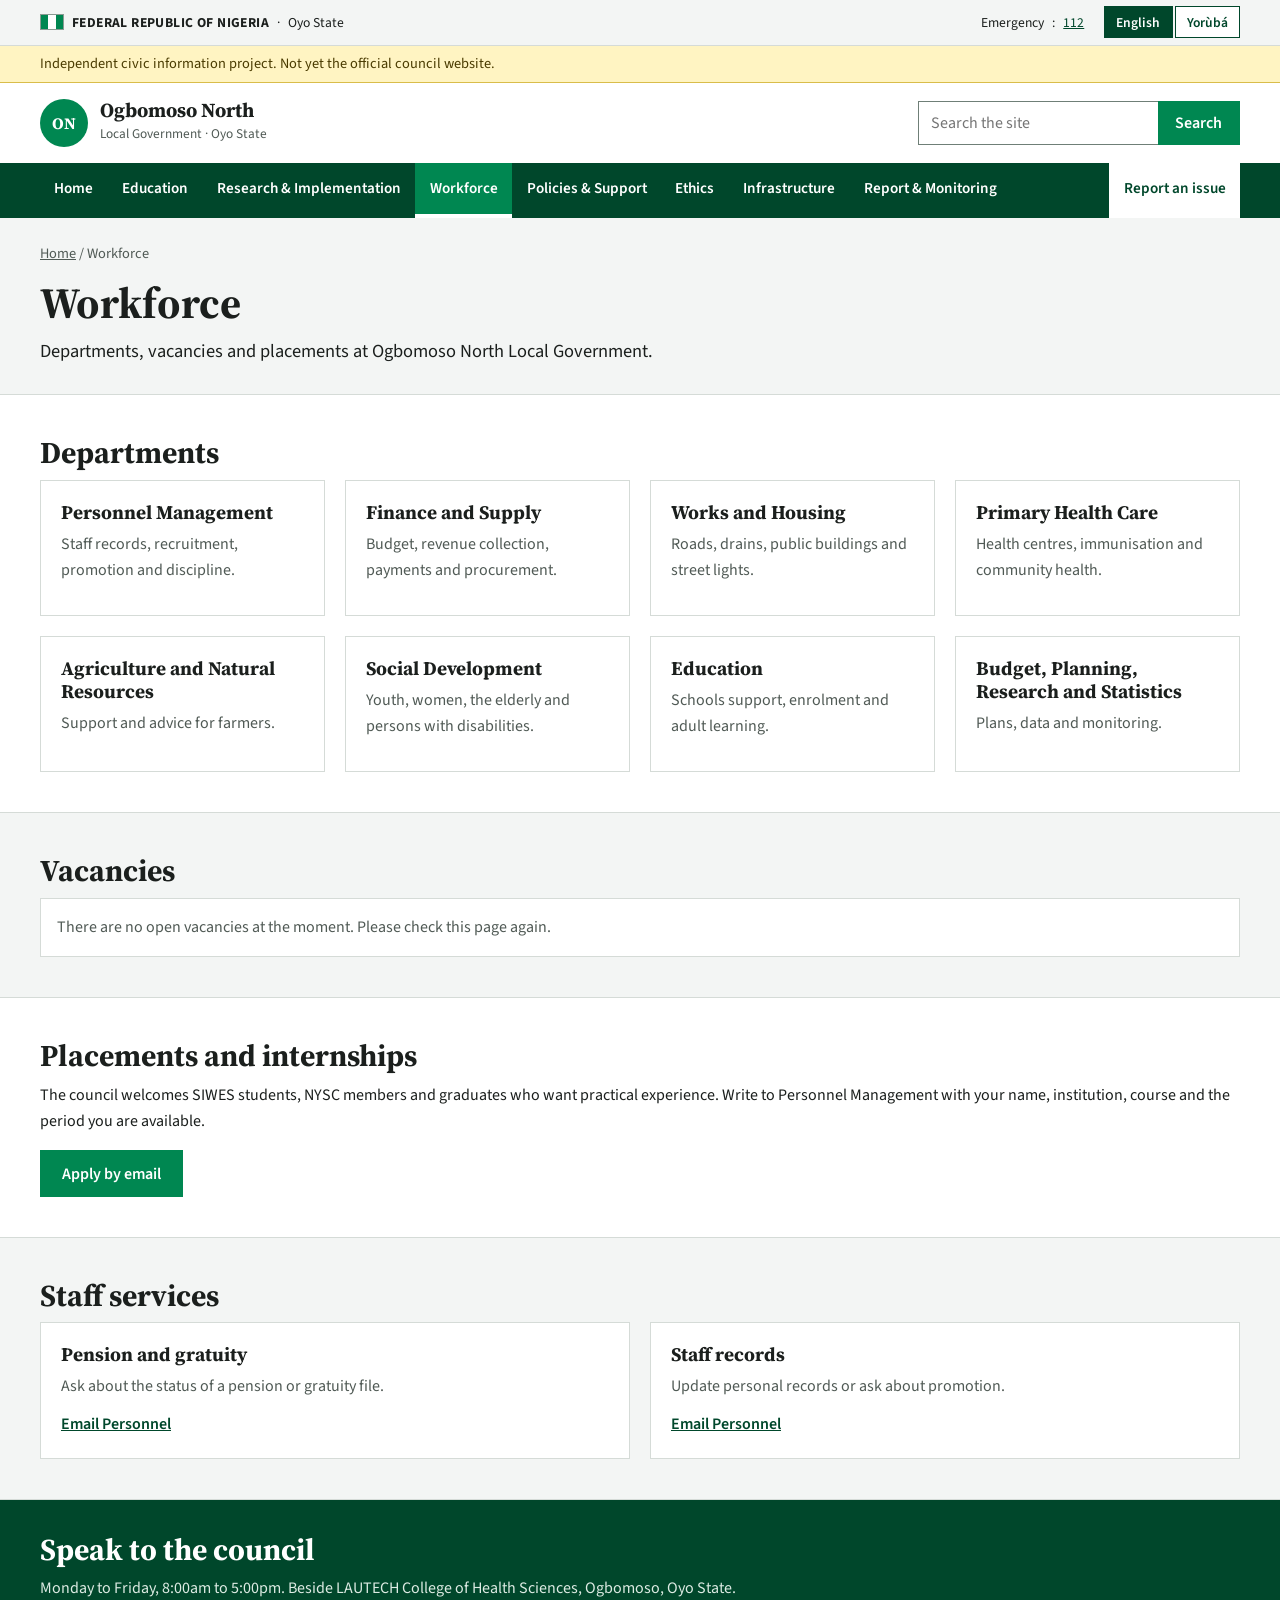
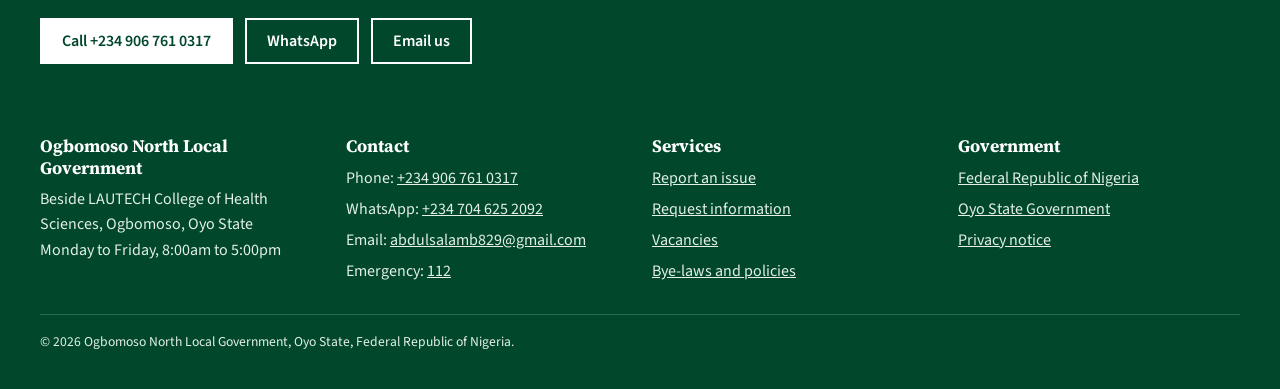
<file: workforce.html>
<!DOCTYPE html>
<html lang="en">
<head>
  <meta charset="utf-8">
  <meta name="viewport" content="width=device-width, initial-scale=1">
  <title>Workforce | Ogbomoso North Local Government</title>
  <meta name="description" content="Departments, vacancies and placements at Ogbomoso North Local Government.">
  <meta name="theme-color" content="#00472b">
  <link rel="icon" href="assets/img/favicon.svg" type="image/svg+xml">
  <link rel="preconnect" href="https://fonts.googleapis.com">
  <link rel="preconnect" href="https://fonts.gstatic.com" crossorigin>
  <link rel="stylesheet" href="https://fonts.googleapis.com/css2?family=Source+Sans+3:wght@400;600;700&amp;family=Source+Serif+4:wght@600;700&amp;display=swap">
  <link rel="stylesheet" href="assets/css/styles.css">
  <script src="assets/js/lang.js"></script>
</head>
<body>
<a class="skip" href="#main"><span data-l="en">Skip to content</span><span data-l="yo">Lọ sí àkóónú</span></a>
<!-- Government bar: country, emergency line, language toggle -->
<div class="gov-bar"><div class="wrap">
  <p><span class="flag" aria-hidden="true"></span><strong><span data-l="en">Federal Republic of Nigeria</span><span data-l="yo">Orílẹ̀-èdè Olómìnira Àpapọ̀ Nàìjíríà</span></strong> &middot; <span data-l="en">Oyo State</span><span data-l="yo">Ìpínlẹ̀ Ọ̀yọ́</span></p>
  <p><span data-l="en">Emergency</span><span data-l="yo">Pàjáwìrì</span>: <a href="tel:112">112</a>
  <span class="lang" role="group" aria-label="Language"><button type="button" data-setlang="en" lang="en">English</button><button type="button" data-setlang="yo" lang="yo">Yorùbá</button></span></p>
</div></div>
<!-- Ownership notice: shown while site.independent is true in data.js -->
<div class="notice" data-notice hidden><div class="wrap"><span data-l="en">Independent civic information project. Not yet the official council website.</span><span data-l="yo">Iṣẹ́ àkànṣe ìròyìn aráàlú tó dá dúró. Kì í ṣe ojú-òpó ìjọba ìbílẹ̀ gan-an síbẹ̀.</span></div></div>
<header class="site-header">
  <div class="wrap header-row">
    <a class="brand" href="index.html"><span class="brand-mark" aria-hidden="true">ON</span>
      <span class="brand-text"><strong><span data-l="en">Ogbomoso North</span><span data-l="yo">Ògbómọ̀ṣọ́ Àríwá</span></strong><small><span data-l="en">Local Government</span><span data-l="yo">Ìjọba Ìbílẹ̀</span> &middot; <span data-l="en">Oyo State</span><span data-l="yo">Ìpínlẹ̀ Ọ̀yọ́</span></small></span></a>
    <form class="search" role="search" data-search>
      <label class="sr-only" for="site-search"><span data-l="en">Search the site</span><span data-l="yo">Wá nínú ojú-òpó yìí</span></label>
      <input id="site-search" type="search" placeholder="Search the site" data-ph-yo="Wá nínú ojú-òpó yìí" autocomplete="off">
      <button type="submit"><span data-l="en">Search</span><span data-l="yo">Wá</span></button><ul class="results" hidden></ul>
    </form>
    <button class="nav-toggle" type="button" aria-expanded="false" aria-controls="menu"><span data-l="en">Menu</span><span data-l="yo">Àtòjọ</span></button>
  </div>
  <nav id="menu" class="main-nav" aria-label="Main"><div class="wrap"><ul><li><a href="index.html"><span data-l="en">Home</span><span data-l="yo">Ilé</span></a></li><li><a href="education.html"><span data-l="en">Education</span><span data-l="yo">Ẹ̀kọ́</span></a></li><li><a href="research.html"><span data-l="en">Research &amp; Implementation</span><span data-l="yo">Ìwádìí àti Ìmúṣẹ</span></a></li><li><a href="workforce.html" aria-current="page"><span data-l="en">Workforce</span><span data-l="yo">Òṣìṣẹ́</span></a></li><li><a href="policies.html"><span data-l="en">Policies &amp; Support</span><span data-l="yo">Ìlànà àti Ìrànwọ́</span></a></li><li><a href="ethics.html"><span data-l="en">Ethics</span><span data-l="yo">Ìwà Ọmọlúàbí</span></a></li><li><a href="infrastructure.html"><span data-l="en">Infrastructure</span><span data-l="yo">Àwọn Ohun Amáyédẹrùn</span></a></li><li><a href="reports.html"><span data-l="en">Report &amp; Monitoring</span><span data-l="yo">Ìfisùn àti Àbójútó</span></a></li><li class="cta"><a href="reports.html"><span data-l="en">Report an issue</span><span data-l="yo">Ròyìn ìṣòro</span></a></li></ul></div></nav>
</header>
<main id="main">
<section class="page-head"><div class="wrap"><nav class="crumbs" aria-label="Breadcrumb"><a href="index.html"><span data-l="en">Home</span><span data-l="yo">Ilé</span></a> / <span data-l="en">Workforce</span><span data-l="yo">Òṣìṣẹ́</span></nav><h1><span data-l="en">Workforce</span><span data-l="yo">Òṣìṣẹ́</span></h1><p class="lead"><span data-l="en">Departments, vacancies and placements at Ogbomoso North Local Government.</span><span data-l="yo">Àwọn ẹ̀ka, iṣẹ́ tó ṣí sílẹ̀ àti ìgbaniṣíṣẹ́ ní Ìjọba Ìbílẹ̀ Ògbómọ̀ṣọ́ Àríwá.</span></p></div></section><section class="block "><div class="wrap"><h2><span data-l="en">Departments</span><span data-l="yo">Àwọn ẹ̀ka</span></h2><div class="grid"><article class="card"><h3><span data-l="en">Personnel Management</span><span data-l="yo">Ìṣàkóso Òṣìṣẹ́</span></h3><p>Staff records, recruitment, promotion and discipline.</p></article><article class="card"><h3><span data-l="en">Finance and Supply</span><span data-l="yo">Ìṣúná àti Ìpèsè</span></h3><p>Budget, revenue collection, payments and procurement.</p></article><article class="card"><h3><span data-l="en">Works and Housing</span><span data-l="yo">Iṣẹ́ Ọwọ́ àti Ilé</span></h3><p>Roads, drains, public buildings and street lights.</p></article><article class="card"><h3><span data-l="en">Primary Health Care</span><span data-l="yo">Ìtọ́jú Ìlera Alákọ̀ọ́bẹ̀rẹ̀</span></h3><p>Health centres, immunisation and community health.</p></article><article class="card"><h3><span data-l="en">Agriculture and Natural Resources</span><span data-l="yo">Ọ̀gbìn àti Ohun Àlùmọ́ọ́nì Ayé</span></h3><p>Support and advice for farmers.</p></article><article class="card"><h3><span data-l="en">Social Development</span><span data-l="yo">Ìdàgbàsókè Àwùjọ</span></h3><p>Youth, women, the elderly and persons with disabilities.</p></article><article class="card"><h3><span data-l="en">Education</span><span data-l="yo">Ẹ̀kọ́</span></h3><p>Schools support, enrolment and adult learning.</p></article><article class="card"><h3><span data-l="en">Budget, Planning, Research and Statistics</span><span data-l="yo">Báńjẹ́tì, Ìgbèrò, Ìwádìí àti Ìṣirò</span></h3><p>Plans, data and monitoring.</p></article></div></div></section><section class="block alt" id="vacancies"><div class="wrap"><h2><span data-l="en">Vacancies</span><span data-l="yo">Àwọn iṣẹ́ tó ṣí sílẹ̀</span></h2><div class="table-wrap" data-table="vacancies" data-cols="Role:title|Department:department|Closing date:closes" data-empty="There are no open vacancies at the moment. Please check this page again."><noscript><p class="empty">Please enable JavaScript to view this list.</p></noscript></div></div></section><section class="block " id="placements"><div class="wrap"><h2><span data-l="en">Placements and internships</span><span data-l="yo">Ìgbaniṣíṣẹ́ àti ìkọ́ṣẹ́</span></h2><p>The council welcomes SIWES students, NYSC members and graduates who want practical experience. Write to Personnel Management with your name, institution, course and the period you are available.</p><a class="btn" href="mailto:abdulsalamb829@gmail.com?subject=Placement%20request"><span data-l="en">Apply by email</span><span data-l="yo">Béèrè nípasẹ̀ ímeèlì</span></a></div></section><section class="block alt"><div class="wrap"><h2><span data-l="en">Staff services</span><span data-l="yo">Iṣẹ́ fún òṣìṣẹ́</span></h2><div class="grid two"><article class="card"><h3><span data-l="en">Pension and gratuity</span><span data-l="yo">Owó ìfẹ̀yìntì</span></h3><p>Ask about the status of a pension or gratuity file.</p><a class="more" href="mailto:abdulsalamb829@gmail.com?subject=Pension%20enquiry"><span data-l="en">Email Personnel</span><span data-l="yo">Fi ímeèlì ránṣẹ́ sí Òṣìṣẹ́</span></a></article><article class="card"><h3><span data-l="en">Staff records</span><span data-l="yo">Ìwé òṣìṣẹ́</span></h3><p>Update personal records or ask about promotion.</p><a class="more" href="mailto:abdulsalamb829@gmail.com?subject=Staff%20records"><span data-l="en">Email Personnel</span><span data-l="yo">Fi ímeèlì ránṣẹ́ sí Òṣìṣẹ́</span></a></article></div></div></section><section class="contact-band"><div class="wrap"><h2><span data-l="en">Speak to the council</span><span data-l="yo">Bá ìjọba ìbílẹ̀ sọ̀rọ̀</span></h2><p><span data-l="en">Monday to Friday, 8:00am to 5:00pm</span><span data-l="yo">Ọjọ́ Ajé sí Ọjọ́ Ẹtì, 8:00 àárọ̀ sí 5:00 ìrọ̀lẹ́</span>. <span data-l="en">Beside LAUTECH College of Health Sciences, Ogbomoso, Oyo State</span><span data-l="yo">Ẹ̀gbẹ́ LAUTECH College of Health Sciences, Ògbómọ̀ṣọ́, Ìpínlẹ̀ Ọ̀yọ́</span>.</p>
<div class="actions"><a class="btn" href="tel:+2349067610317"><span data-l="en">Call</span><span data-l="yo">Pè</span> +234 906 761 0317</a><a class="btn outline" href="https://wa.me/2347046252092">WhatsApp</a><a class="btn outline" href="mailto:abdulsalamb829@gmail.com"><span data-l="en">Email us</span><span data-l="yo">Fi ímeèlì ránṣẹ́</span></a></div></div></section>
</main>
<footer class="site-footer"><div class="wrap"><div class="footer-grid">
  <section><h2><span data-l="en">Ogbomoso North Local Government</span><span data-l="yo">Ìjọba Ìbílẹ̀ Ògbómọ̀ṣọ́ Àríwá</span></h2><p><span data-l="en">Beside LAUTECH College of Health Sciences, Ogbomoso, Oyo State</span><span data-l="yo">Ẹ̀gbẹ́ LAUTECH College of Health Sciences, Ògbómọ̀ṣọ́, Ìpínlẹ̀ Ọ̀yọ́</span><br><span data-l="en">Monday to Friday, 8:00am to 5:00pm</span><span data-l="yo">Ọjọ́ Ajé sí Ọjọ́ Ẹtì, 8:00 àárọ̀ sí 5:00 ìrọ̀lẹ́</span></p></section>
  <section><h2><span data-l="en">Contact</span><span data-l="yo">Kàn sí wa</span></h2><ul>
    <li><span data-l="en">Phone</span><span data-l="yo">Fóònù</span>: <a href="tel:+2349067610317">+234 906 761 0317</a></li><li>WhatsApp: <a href="https://wa.me/2347046252092">+234 704 625 2092</a></li>
    <li><span data-l="en">Email</span><span data-l="yo">Ímeèlì</span>: <a href="mailto:abdulsalamb829@gmail.com">abdulsalamb829@gmail.com</a></li><li><span data-l="en">Emergency</span><span data-l="yo">Pàjáwìrì</span>: <a href="tel:112">112</a></li></ul></section>
  <section><h2><span data-l="en">Services</span><span data-l="yo">Àwọn iṣẹ́</span></h2><ul>
    <li><a href="reports.html"><span data-l="en">Report an issue</span><span data-l="yo">Ròyìn ìṣòro</span></a></li><li><a href="ethics.html#information"><span data-l="en">Request information</span><span data-l="yo">Béèrè fún ìròyìn</span></a></li>
    <li><a href="workforce.html#vacancies"><span data-l="en">Vacancies</span><span data-l="yo">Àwọn iṣẹ́ tó ṣí sílẹ̀</span></a></li><li><a href="policies.html"><span data-l="en">Bye-laws and policies</span><span data-l="yo">Òfin ìbílẹ̀ àti ìlànà</span></a></li></ul></section>
  <section><h2><span data-l="en">Government</span><span data-l="yo">Ìjọba</span></h2><ul>
    <li><a href="https://nigeria.gov.ng" target="_blank" rel="noopener"><span data-l="en">Federal Republic of Nigeria</span><span data-l="yo">Orílẹ̀-èdè Olómìnira Àpapọ̀ Nàìjíríà</span></a></li>
    <li><a href="https://oyostate.gov.ng" target="_blank" rel="noopener"><span data-l="en">Oyo State Government</span><span data-l="yo">Ìjọba Ìpínlẹ̀ Ọ̀yọ́</span></a></li>
    <li><a href="privacy.html"><span data-l="en">Privacy notice</span><span data-l="yo">Ìkéde àṣírí</span></a></li></ul></section>
</div><p class="legal">&copy; <span data-year>2026</span> Ogbomoso North Local Government, Oyo State, Federal Republic of Nigeria.</p></div></footer>
<script src="assets/js/data.js" defer></script>
<script src="assets/js/main.js" defer></script>
</body>
</html>
</file>
<file: assets/css/styles.css>
/* Ogbomoso North Local Government - main stylesheet
   Sections: 1 tokens, 2 base, 3 header, 4 layout, 5 components, 6 forms, 7 footer, 8 responsive */
/* 1. Tokens */
:root{--green:#008751;--dark:#00472b;--tint:#e8f3ec;--ink:#1b1f1d;--muted:#505a55;--line:#d5dbd7;--grey:#f3f5f4;--gold:#c79a00;--max:1240px}
/* 2. Base */
*,*::before,*::after{box-sizing:border-box}
html{scroll-behavior:smooth}
body{margin:0;font-family:'Source Sans 3',Arial,sans-serif;font-size:1rem;line-height:1.6;color:var(--ink);background:#fff}
h1,h2,h3{font-family:'Source Serif 4',Georgia,serif;line-height:1.2;margin:0 0 .5rem}
h1{font-size:clamp(1.9rem,4vw,2.7rem)}h2{font-size:clamp(1.5rem,2.6vw,1.9rem)}h3{font-size:1.2rem}
p{margin:0 0 1rem}a{color:var(--dark)}img,iframe{max-width:100%}
:focus-visible{outline:3px solid var(--gold);outline-offset:2px}
.wrap{max-width:var(--max);margin:0 auto;padding:0 1.25rem}
.skip{position:absolute;left:-999px;top:0;background:#fff;padding:.5rem 1rem;z-index:100}.skip:focus{left:0}
.sr-only{position:absolute;width:1px;height:1px;overflow:hidden;clip:rect(0 0 0 0)}
/* 3. Header */
.gov-bar{background:var(--grey);border-bottom:1px solid var(--line);font-size:.85rem}
.gov-bar .wrap{display:flex;justify-content:space-between;gap:.5rem 1rem;flex-wrap:wrap;padding-top:.4rem;padding-bottom:.4rem}
.gov-bar p{margin:0;display:flex;align-items:center;gap:.5rem}.gov-bar strong{letter-spacing:.03em;text-transform:uppercase}
.flag{width:24px;height:16px;border:1px solid #8a9a92;background:linear-gradient(90deg,#008751 33.3%,#fff 33.3% 66.6%,#008751 66.6%)}
.header-row{display:flex;align-items:center;justify-content:space-between;gap:1rem;padding-top:1rem;padding-bottom:1rem;flex-wrap:wrap}
.brand{display:flex;align-items:center;gap:.75rem;text-decoration:none;color:var(--ink)}
.brand-mark{width:48px;height:48px;border-radius:50%;background:var(--green);color:#fff;display:grid;place-items:center;font:700 1rem 'Source Serif 4',serif}
.brand-text strong{display:block;font:700 1.25rem 'Source Serif 4',serif;line-height:1.1}.brand-text small{color:var(--muted)}
.search{position:relative;display:flex}
.search input{height:44px;min-width:240px;border:1px solid #6f7f77;border-right:0;padding:0 .75rem;font-size:1rem;font-family:inherit}
.search button{height:44px;padding:0 1.1rem;background:var(--green);color:#fff;border:0;font:600 1rem 'Source Sans 3',sans-serif;cursor:pointer}
.results{position:absolute;top:100%;left:0;right:0;z-index:50;margin:0;padding:0;list-style:none;background:#fff;border:1px solid var(--line);box-shadow:0 6px 16px rgba(0,0,0,.12)}
.results a{display:block;padding:.6rem .75rem;text-decoration:none}.results a:hover{background:var(--tint)}.results li+li{border-top:1px solid var(--line)}
.nav-toggle{display:none;height:44px;padding:0 1rem;background:#fff;border:2px solid var(--dark);color:var(--dark);font:600 1rem 'Source Sans 3',sans-serif;cursor:pointer}
.main-nav{background:var(--dark)}
.main-nav ul{display:flex;flex-wrap:wrap;list-style:none;margin:0;padding:0}
.main-nav a{display:block;padding:.85rem .9rem;color:#fff;text-decoration:none;font-weight:600;font-size:.95rem;border-bottom:4px solid transparent}
.main-nav a:hover{background:var(--green)}.main-nav a[aria-current="page"]{border-bottom-color:#fff;background:var(--green)}
.main-nav .cta{margin-left:auto}.main-nav .cta a{background:#fff;color:var(--dark)}.main-nav .cta a:hover{background:var(--tint)}
/* 4. Layout */
.page-head{background:var(--grey);border-bottom:1px solid var(--line);padding:1.5rem 0 1.75rem}
.crumbs{font-size:.9rem;color:var(--muted);margin-bottom:.75rem}.crumbs a{color:var(--muted)}
.lead{font-size:1.15rem;max-width:48rem;margin:.5rem 0 0}
.block{padding:2.5rem 0;border-bottom:1px solid var(--line)}.block.alt{background:var(--grey)}
.intro{color:var(--muted);max-width:48rem;margin-bottom:1.25rem}
.grid{display:grid;gap:1.25rem;grid-template-columns:repeat(auto-fit,minmax(min(100%,260px),1fr))}
.grid.two{grid-template-columns:repeat(auto-fit,minmax(min(100%,340px),1fr))}
.split{display:grid;gap:1.5rem;grid-template-columns:1.2fr 1fr;align-items:start}
.hero{background:var(--dark);color:#fff;padding:3.5rem 0}
.hero h1{color:#fff;max-width:46rem}.hero p{font-size:1.2rem;max-width:40rem;color:#dcebe3}
.eyebrow{display:block;font-size:.85rem;letter-spacing:.1em;text-transform:uppercase;color:#f2d36b;font-weight:600;margin-bottom:.5rem}
.actions{display:flex;gap:.75rem;flex-wrap:wrap;margin-top:1rem}
/* 5. Components */
.card{border:1px solid var(--line);background:#fff;padding:1.25rem}.card p{color:var(--muted);margin-bottom:.75rem}
.more{font-weight:600}
.btn{display:inline-block;background:var(--green);color:#fff;border:2px solid var(--green);padding:.65rem 1.25rem;min-height:44px;font:600 1rem 'Source Sans 3',sans-serif;text-decoration:none;cursor:pointer}
.btn:hover{background:var(--dark);border-color:var(--dark)}
.btn.outline{background:transparent;color:var(--dark);border-color:var(--dark)}.btn.outline:hover{background:var(--tint)}
.hero .btn.outline{color:#fff;border-color:#fff}.hero .btn.outline:hover{background:rgba(255,255,255,.12)}
.services{display:grid;gap:.75rem;grid-template-columns:repeat(auto-fit,minmax(min(100%,200px),1fr))}
.services a{display:block;padding:1rem;border:1px solid var(--line);border-left:4px solid var(--gold);background:#fff;font-weight:600;text-decoration:none}.services a:hover{background:var(--tint)}
.steps{counter-reset:s;list-style:none;margin:0;padding:0;display:grid;gap:1rem;grid-template-columns:repeat(auto-fit,minmax(min(100%,220px),1fr))}
.steps li{counter-increment:s;position:relative;border:1px solid var(--line);background:#fff;padding:1rem 1rem 1rem 3.4rem}
.steps li::before{content:counter(s);position:absolute;left:1rem;top:1rem;width:30px;height:30px;border-radius:50%;background:var(--green);color:#fff;display:grid;place-items:center;font-weight:700}
.steps strong{display:block}.steps span{color:var(--muted)}
.facts{display:grid;grid-template-columns:11rem 1fr;gap:.6rem 1rem;margin:0}.facts dt{font-weight:600}.facts dd{margin:0;color:var(--muted)}
.table-wrap{overflow-x:auto;border:1px solid var(--line);background:#fff}
table{border-collapse:collapse;width:100%;min-width:480px}
th{background:var(--grey);text-align:left;padding:.65rem .8rem;font-size:.8rem;text-transform:uppercase;letter-spacing:.05em;color:var(--muted)}
td{padding:.7rem .8rem;border-top:1px solid var(--line);vertical-align:top}
.empty{margin:0;padding:1rem;color:var(--muted)}
.note{border-left:4px solid var(--green);background:var(--tint);padding:.9rem 1.1rem;margin:1.25rem 0}
details{border:1px solid var(--line);background:#fff;padding:.8rem 1rem;margin-bottom:.6rem}summary{font-weight:600;cursor:pointer}details p{margin:.6rem 0 0;color:var(--muted)}
.checks{margin:0;padding-left:1.2rem}.checks li{margin-bottom:.4rem}
.map{border:1px solid var(--line);width:100%;height:340px}
.contact-band{background:var(--dark);color:#fff;padding:2rem 0}.contact-band h2{color:#fff}.contact-band p{color:#dcebe3}
.contact-band .btn{background:#fff;color:var(--dark);border-color:#fff}.contact-band .btn.outline{background:transparent;color:#fff}
/* 6. Forms */
.form{border:1px solid var(--line);background:#fff;padding:1.25rem}
.field{display:flex;flex-direction:column;gap:.3rem;margin-bottom:1rem}.field label{font-weight:600}
.field input,.field select,.field textarea{min-height:44px;border:1px solid #6f7f77;padding:.5rem .75rem;font-size:1rem;font-family:inherit;background:#fff;border-radius:2px}
.field textarea{min-height:110px;resize:vertical}.field small{color:var(--muted)}
.form-row{display:grid;gap:0 1rem;grid-template-columns:repeat(auto-fit,minmax(min(100%,220px),1fr))}
/* 7. Footer */
.site-footer{background:var(--dark);color:#e4efe8;padding:2.5rem 0 1.25rem}
.site-footer h2{color:#fff;font-size:1.1rem}.site-footer a{color:#e4efe8}.site-footer ul{list-style:none;margin:0;padding:0}.site-footer li{margin-bottom:.35rem}
.footer-grid{display:grid;gap:1.5rem;grid-template-columns:repeat(auto-fit,minmax(min(100%,220px),1fr))}
.legal{border-top:1px solid #2b6b4d;margin-top:1.5rem;padding-top:1rem;font-size:.85rem}
/* 8. Responsive */
@media(max-width:960px){
.nav-toggle{display:inline-block}
.main-nav{display:none}.main-nav.open{display:block}
.main-nav ul{flex-direction:column}.main-nav .cta{margin-left:0}
.search{width:100%}.search input{flex:1;min-width:0}
.split{grid-template-columns:1fr}
.facts{grid-template-columns:1fr}.facts dt{margin-top:.5rem}
}
@media(prefers-reduced-motion:reduce){html{scroll-behavior:auto}}
@media print{.gov-bar,.main-nav,.search,.nav-toggle,.contact-band{display:none}}
/* 9. Language toggle, ownership notice, reporting channels */
html:not([data-lang="yo"]) [data-l="yo"],html[data-lang="yo"] [data-l="en"]{display:none}
[hidden]{display:none!important}
.lang{display:inline-flex;gap:2px;margin-left:.75rem}
.lang button{font:600 .85rem 'Source Sans 3',sans-serif;padding:.3rem .7rem;min-height:32px;border:1px solid var(--dark);background:#fff;color:var(--dark);cursor:pointer}
.lang button[aria-pressed="true"]{background:var(--dark);color:#fff}
.notice{background:#fff4c2;border-bottom:1px solid #d9bd4a;font-size:.9rem;padding:.4rem 0;color:#4a3b00}
.ways{display:grid;gap:1rem;grid-template-columns:repeat(auto-fit,minmax(min(100%,260px),1fr));margin-bottom:1.5rem}
.way{display:block;padding:1.1rem 1.25rem;border:1px solid var(--line);border-top:5px solid var(--gold);background:#fff;color:var(--ink);text-decoration:none}
.way strong{display:block;font:700 1.15rem 'Source Serif 4',serif;color:var(--dark);margin-bottom:.25rem}.way span{color:var(--muted)}
.way.wa{border-top-color:var(--green)}a.way:hover{background:var(--tint)}
.form .actions .btn{margin:0}
</file>
